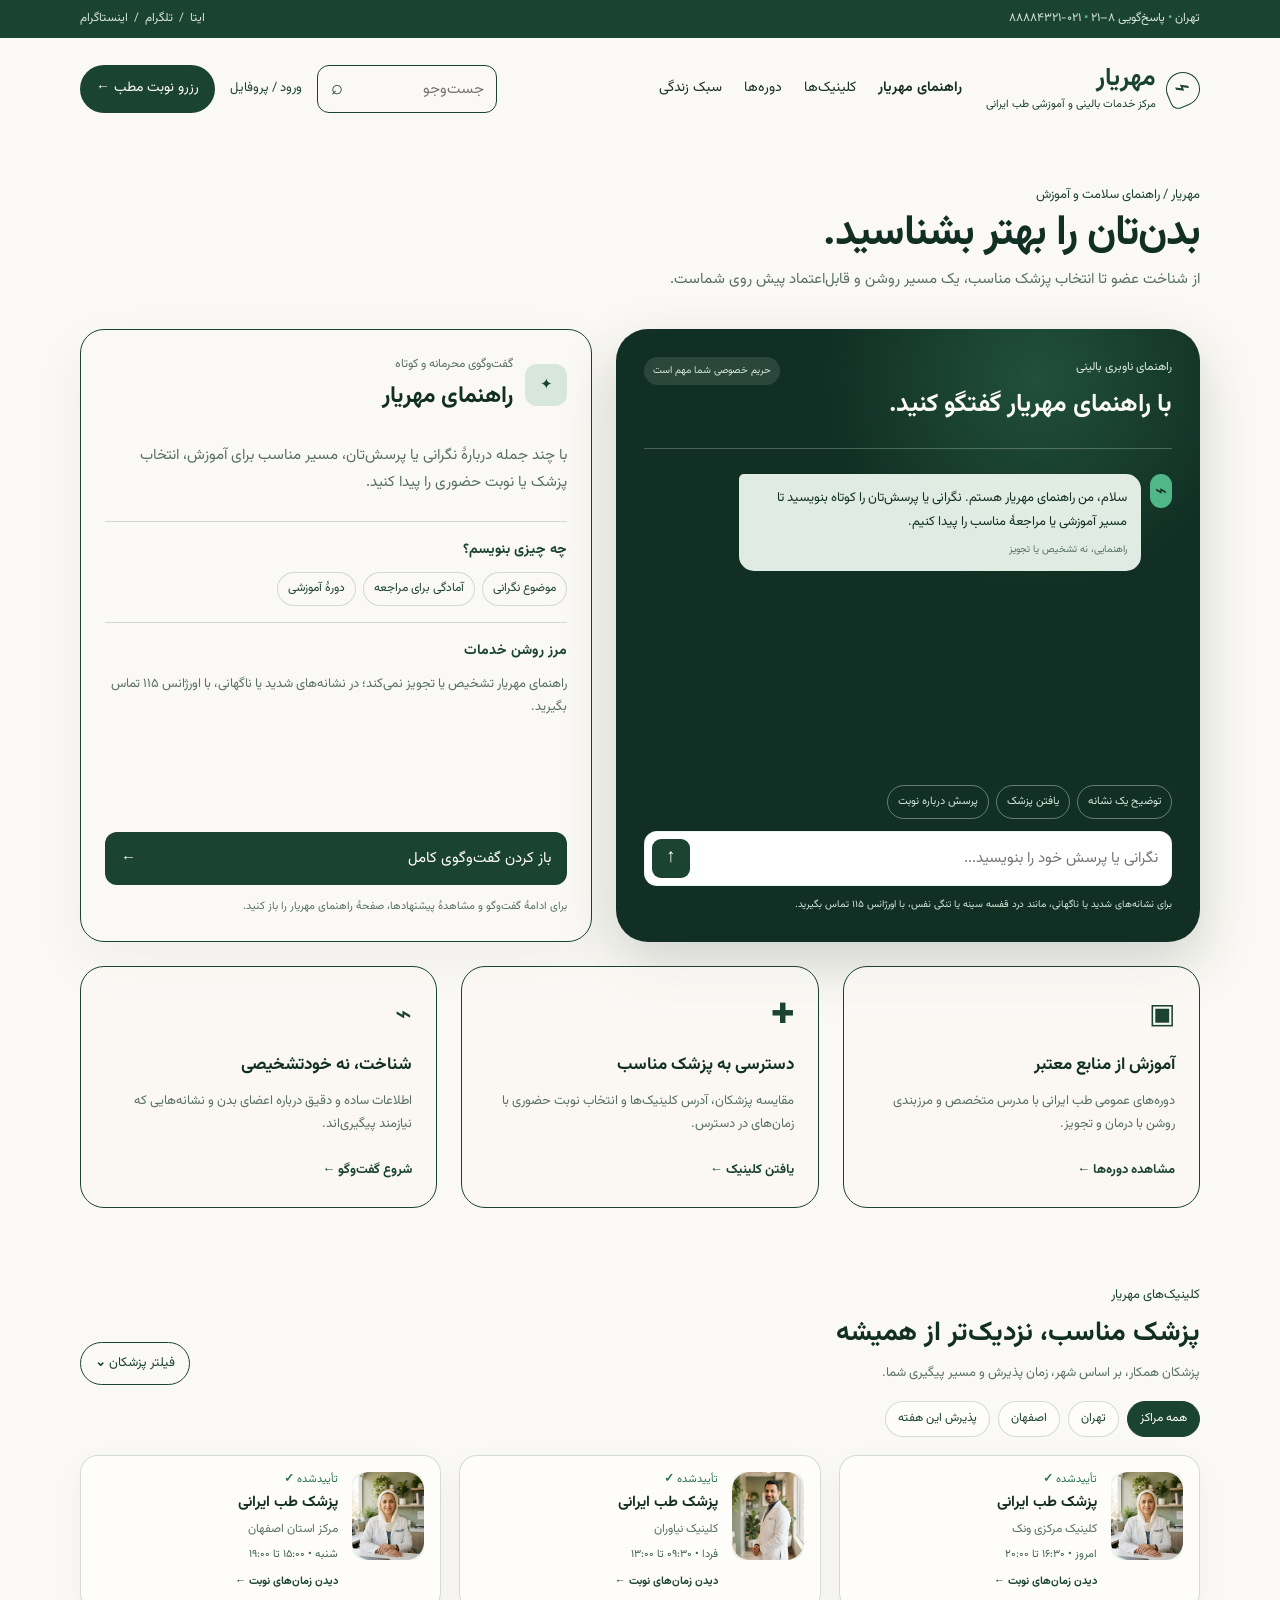
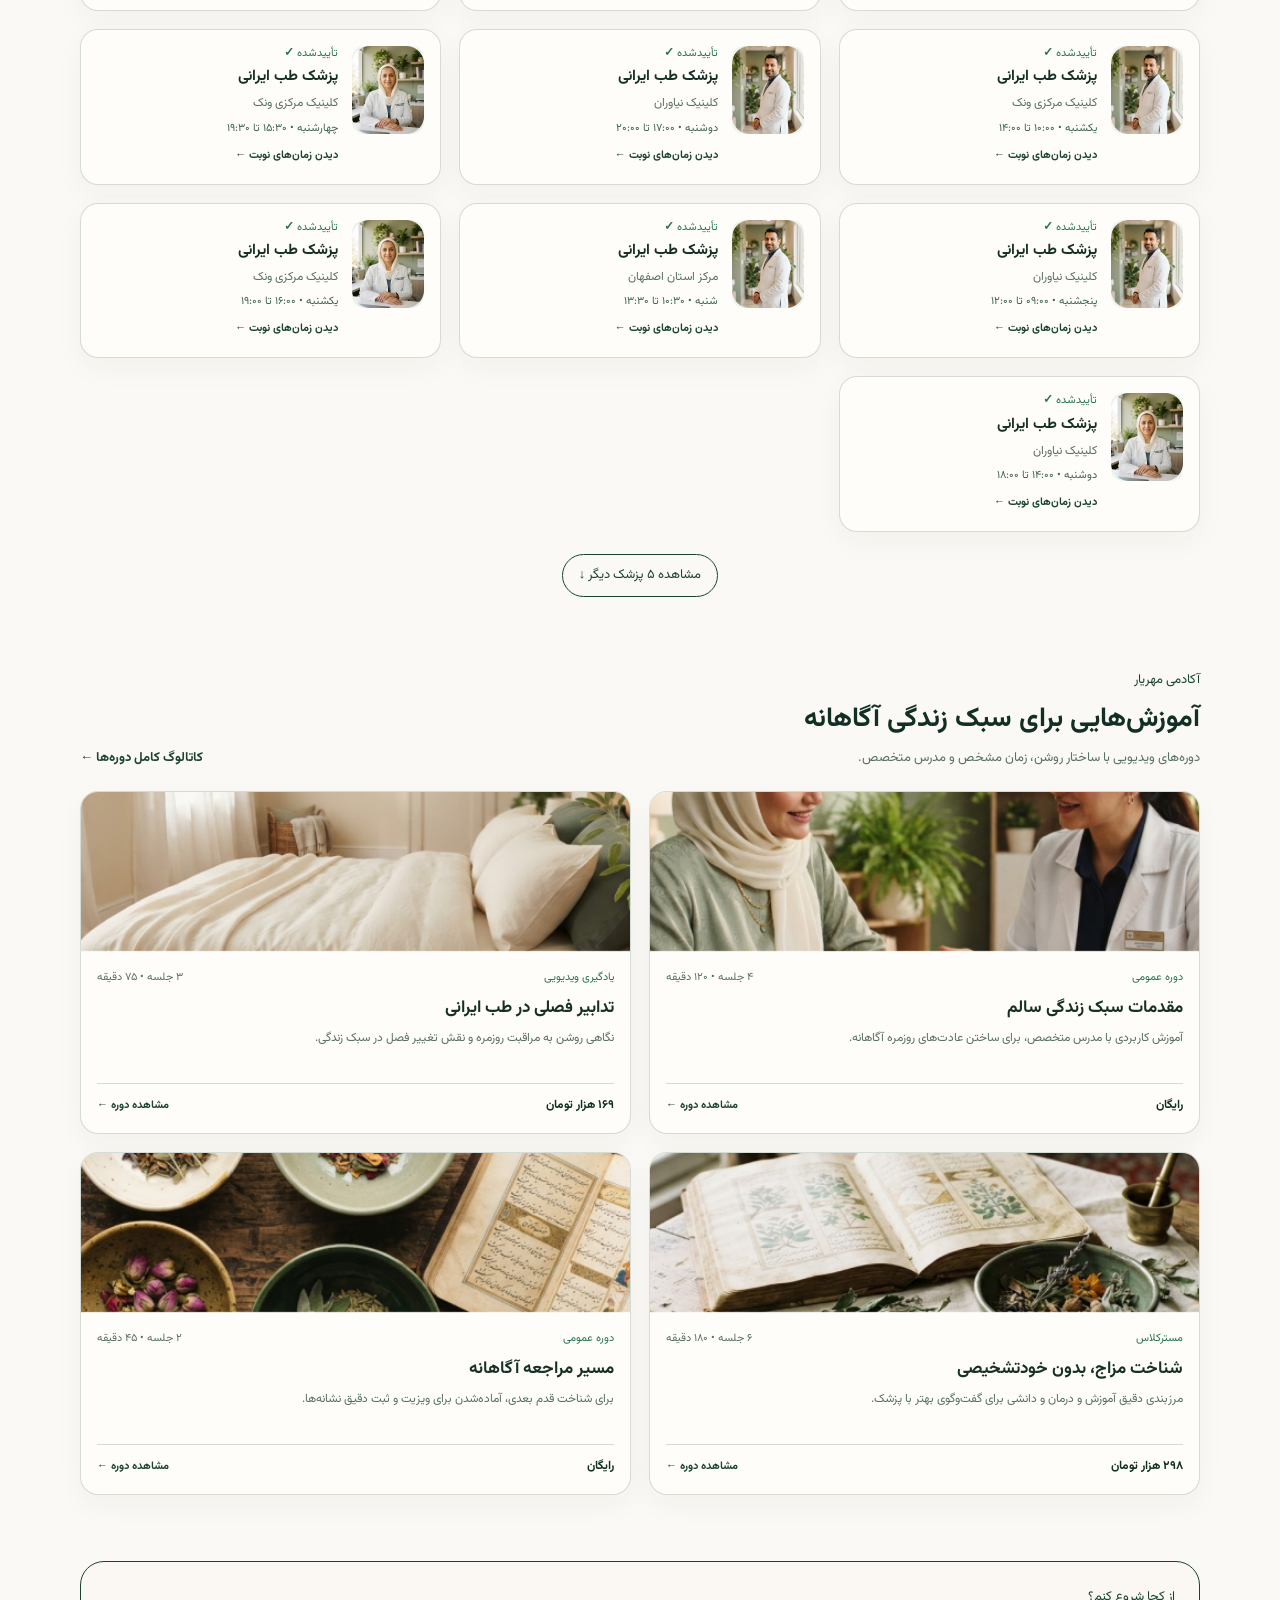
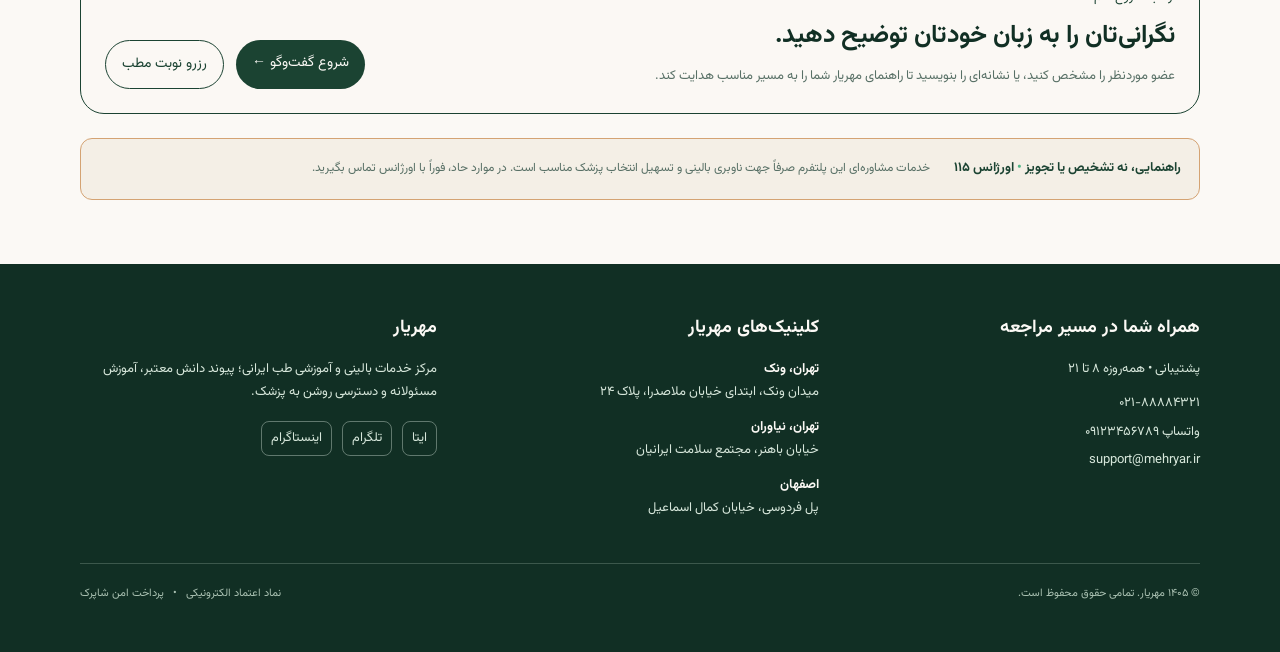
<file: index.html>
<!doctype html>
<html lang="fa" dir="rtl">
  <head>
    <meta charset="UTF-8" />
    <meta
      name="viewport"
      content="width=device-width, initial-scale=1.0, viewport-fit=cover"
    />
    <meta name="theme-color" content="#1b4332" />
    <meta
      name="description"
      content="مهریار؛ راهنمای سلامت، آموزش و نوبت‌دهی طب ایرانی."
    />
    <title>مهریار | راهنمای سلامت و آموزش</title>
    <link rel="preconnect" href="https://fonts.googleapis.com" />
    <link rel="preconnect" href="https://fonts.gstatic.com" crossorigin />
    <link
      href="https://fonts.googleapis.com/css2?family=Vazirmatn:wght@400;500;600;700;800&display=swap"
      rel="stylesheet"
    />
    <link rel="stylesheet" href="style.css" />
  </head>
  <body>
    <header class="site-header" id="top">
      <div class="utility-bar">
        <div class="utility-inner">
          <span>ایتا&nbsp; / &nbsp;تلگرام&nbsp; / &nbsp;اینستاگرام</span
          ><span>تهران <b>•</b> پاسخ‌گویی ۸–۲۱ <b>•</b> ۰۲۱-۸۸۸۸۴۳۲۱</span>
        </div>
      </div>
      <nav class="main-nav" aria-label="ناوبری اصلی">
        <a class="brand" href="#top" aria-label="مهریار"
          ><span class="brand-mark">⌁</span
          ><span
            ><strong>مهریار</strong
            ><small>مرکز خدمات بالینی و آموزشی طب ایرانی</small></span
          ></a
        >
        <div class="nav-links">
          <a class="active" href="#mehryar-guide">راهنمای مهریار</a
          ><a href="clinics.html">کلینیک‌ها</a><a href="courses.html">دوره‌ها</a
          ><a href="#temperament">سبک زندگی</a>
        </div>
        <div class="nav-actions">
          <form class="search-form" id="site-search-form" role="search">
            <label class="sr-only" for="site-search-input"
              >جست‌وجو در مهریار</label
            ><input
              id="site-search-input"
              name="q"
              autocomplete="off"
              placeholder="جست‌وجو"
            /><button type="submit" aria-label="جستجو">⌕</button>
          </form>
          <a class="profile-link" href="dashboard.html">ورود / پروفایل</a
          ><a class="appointment-button" href="clinics.html"
            >رزرو نوبت مطب <span>←</span></a
          >
        </div>
        <button
          class="menu-button"
          type="button"
          aria-label="باز کردن منو"
          aria-expanded="false"
        >
          ☰
        </button>
      </nav>
    </header>

    <main>
      <section class="page-intro" id="mehryar-guide">
        <p>مهریار / راهنمای سلامت و آموزش</p>
        <h1>بدن‌تان را بهتر بشناسید.</h1>
        <span
          >از شناخت عضو تا انتخاب پزشک مناسب، یک مسیر روشن و قابل‌اعتماد پیش روی
          شماست.</span
        >
      </section>

      <section class="atlas-layout" aria-label="راهنمای مهریار">
        <aside class="member-drawer" id="member-drawer">
          <div class="drawer-top">
            <span class="drawer-icon">✦</span>
            <div>
              <p>گفت‌وگوی محرمانه و کوتاه</p>
              <h2>راهنمای مهریار</h2>
            </div>
          </div>
          <p class="drawer-lead">
            با چند جمله دربارهٔ نگرانی یا پرسش‌تان، مسیر مناسب برای آموزش،
            انتخاب پزشک یا نوبت حضوری را پیدا کنید.
          </p>
          <div class="drawer-section">
            <h3>چه چیزی بنویسم؟</h3>
            <div class="chips">
              <button
                type="button"
                data-home-prompt="موضوع نگرانی‌ام را توضیح می‌دهم"
              >
                موضوع نگرانی</button
              ><button
                type="button"
                data-home-prompt="برای مراجعه آماده می‌شوم"
              >
                آمادگی برای مراجعه</button
              ><button
                type="button"
                data-home-prompt="دورهٔ آموزشی مناسب می‌خواهم"
              >
                دورهٔ آموزشی
              </button>
            </div>
          </div>
          <div class="drawer-section">
            <h3>مرز روشن خدمات</h3>
            <p>
              راهنمای مهریار تشخیص یا تجویز نمی‌کند؛ در نشانه‌های شدید یا
              ناگهانی، با اورژانس ۱۱۵ تماس بگیرید.
            </p>
          </div>
          <a class="drawer-cta" href="chat.html"
            >باز کردن گفت‌وگوی کامل <span>←</span></a
          >
          <p class="drawer-note">
            برای ادامهٔ گفت‌وگو و مشاهدهٔ پیشنهادها، صفحهٔ راهنمای مهریار را باز
            کنید.
          </p>
        </aside>

        <section class="home-chat-stage" aria-labelledby="home-chat-title">
          <div class="home-chat-top">
            <div>
              <p>راهنمای ناوبری بالینی</p>
              <h2 id="home-chat-title">با راهنمای مهریار گفتگو کنید.</h2>
            </div>
            <span>حریم خصوصی شما مهم است</span>
          </div>
          <div
            class="home-chat-messages"
            id="home-chat-messages"
            aria-live="polite"
          >
            <article class="home-bot-message">
              <span>⌁</span>
              <div>
                سلام، من راهنمای مهریار هستم. نگرانی یا پرسش‌تان را کوتاه
                بنویسید تا مسیر آموزشی یا مراجعهٔ مناسب را پیدا کنیم.<small
                  >راهنمایی، نه تشخیص یا تجویز</small
                >
              </div>
            </article>
          </div>
          <div class="home-chat-prompts" aria-label="پیشنهادهای شروع">
            <button
              type="button"
              data-home-prompt="می‌خواهم یک نشانه را توضیح دهم"
            >
              توضیح یک نشانه</button
            ><button type="button" data-home-prompt="پزشک مناسب را پیدا کنم">
              یافتن پزشک</button
            ><button type="button" data-home-prompt="درباره نوبت پرسش دارم">
              پرسش درباره نوبت
            </button>
          </div>
          <form class="home-chat-form" id="home-chat-form">
            <label class="sr-only" for="home-chat-input"
              >پیام شما به راهنمای مهریار</label
            ><input
              id="home-chat-input"
              autocomplete="off"
              placeholder="نگرانی یا پرسش خود را بنویسید..."
            /><button type="submit" aria-label="ارسال پیام">↑</button>
          </form>
          <p class="home-chat-warning">
            برای نشانه‌های شدید یا ناگهانی، مانند درد قفسه سینه یا تنگی نفس، با
            اورژانس ۱۱۵ تماس بگیرید.
          </p>
        </section>
      </section>

      <section class="feature-row" id="learning">
        <article>
          <span class="feature-icon">▣</span>
          <h2>آموزش از منابع معتبر</h2>
          <p>
            دوره‌های عمومی طب ایرانی با مدرس متخصص و مرزبندی روشن با درمان و
            تجویز.
          </p>
          <a href="courses.html">مشاهده دوره‌ها <b>←</b></a>
        </article>
        <article id="clinics">
          <span class="feature-icon">✚</span>
          <h2>دسترسی به پزشک مناسب</h2>
          <p>
            مقایسه پزشکان، آدرس کلینیک‌ها و انتخاب نوبت حضوری با زمان‌های در
            دسترس.
          </p>
          <a href="clinics.html">یافتن کلینیک <b>←</b></a>
        </article>
        <article id="temperament">
          <span class="feature-icon">⌁</span>
          <h2>شناخت، نه خودتشخیصی</h2>
          <p>
            اطلاعات ساده و دقیق درباره اعضای بدن و نشانه‌هایی که نیازمند
            پیگیری‌اند.
          </p>
          <a href="chat.html">شروع گفت‌وگو <b>←</b></a>
        </article>
      </section>

      <section
        class="visual-section doctor-showcase"
        id="doctors"
        aria-labelledby="clinics-title"
      >
        <div class="section-heading">
          <div>
            <p>کلینیک‌های مهریار</p>
            <h2 id="clinics-title">پزشک مناسب، نزدیک‌تر از همیشه</h2>
            <span
              >پزشکان همکار، بر اساس شهر، زمان پذیرش و مسیر پیگیری شما.</span
            >
          </div>
          <button class="outline-action" type="button" data-filter-toggle>
            فیلتر پزشکان <b>⌄</b>
          </button>
        </div>
        <div class="doctor-filters" hidden>
          <button
            class="filter-chip active"
            type="button"
            data-home-filter="all"
          >
            همه مراکز</button
          ><button class="filter-chip" type="button" data-home-filter="tehran">
            تهران</button
          ><button class="filter-chip" type="button" data-home-filter="isfahan">
            اصفهان</button
          ><button class="filter-chip" type="button" data-home-filter="week">
            پذیرش این هفته
          </button>
        </div>
        <div class="doctor-grid">
          <article
            class="doctor-card"
            data-city="tehran"
            data-availability="today week"
          >
            <img
              loading="lazy"
              decoding="async"
              src="public/figma-assets/figma-Doctor-portrait-4.png"
              alt="پزشک همکار مهریار"
            />
            <div class="doctor-content">
              <span class="verified">تأییدشده <b>✓</b></span>
              <h3>پزشک طب ایرانی</h3>
              <p>کلینیک مرکزی ونک</p>
              <small>امروز • ۱۶:۳۰ تا ۲۰:۰۰</small
              ><button type="button" data-appointment>
                دیدن زمان‌های نوبت <b>←</b>
              </button>
            </div>
          </article>
          <article
            class="doctor-card"
            data-city="tehran"
            data-availability="tomorrow week"
          >
            <img
              loading="lazy"
              decoding="async"
              src="public/figma-assets/figma-Doctor-portrait-5.png"
              alt="پزشک همکار مهریار"
            />
            <div class="doctor-content">
              <span class="verified">تأییدشده <b>✓</b></span>
              <h3>پزشک طب ایرانی</h3>
              <p>کلینیک نیاوران</p>
              <small>فردا • ۰۹:۳۰ تا ۱۳:۰۰</small
              ><button type="button" data-appointment>
                دیدن زمان‌های نوبت <b>←</b>
              </button>
            </div>
          </article>
          <article
            class="doctor-card"
            data-city="isfahan"
            data-availability="week"
          >
            <img
              loading="lazy"
              decoding="async"
              src="public/figma-assets/figma-Doctor-portrait-7.png"
              alt="پزشک همکار مهریار"
            />
            <div class="doctor-content">
              <span class="verified">تأییدشده <b>✓</b></span>
              <h3>پزشک طب ایرانی</h3>
              <p>مرکز استان اصفهان</p>
              <small>شنبه • ۱۵:۰۰ تا ۱۹:۰۰</small
              ><button type="button" data-appointment>
                دیدن زمان‌های نوبت <b>←</b>
              </button>
            </div>
          </article>
          <article
            class="doctor-card"
            data-city="tehran"
            data-availability="week"
          >
            <img
              loading="lazy"
              decoding="async"
              src="public/figma-assets/figma-Doctor-portrait-8.png"
              alt="پزشک همکار مهریار"
            />
            <div class="doctor-content">
              <span class="verified">تأییدشده <b>✓</b></span>
              <h3>پزشک طب ایرانی</h3>
              <p>کلینیک مرکزی ونک</p>
              <small>یکشنبه • ۱۰:۰۰ تا ۱۴:۰۰</small
              ><button type="button" data-appointment>
                دیدن زمان‌های نوبت <b>←</b>
              </button>
            </div>
          </article>
          <article
            class="doctor-card"
            data-city="tehran"
            data-availability="week"
          >
            <img
              loading="lazy"
              decoding="async"
              src="public/figma-assets/figma-Doctor-portrait-9.png"
              alt="پزشک همکار مهریار"
            />
            <div class="doctor-content">
              <span class="verified">تأییدشده <b>✓</b></span>
              <h3>پزشک طب ایرانی</h3>
              <p>کلینیک نیاوران</p>
              <small>دوشنبه • ۱۷:۰۰ تا ۲۰:۰۰</small
              ><button type="button" data-appointment>
                دیدن زمان‌های نوبت <b>←</b>
              </button>
            </div>
          </article>
          <article
            class="doctor-card extra-doctor"
            data-city="tehran"
            data-availability="week"
            hidden
          >
            <img
              loading="lazy"
              decoding="async"
              src="public/figma-assets/figma-Doctor-portrait-11.png"
              alt="پزشک همکار مهریار"
            />
            <div class="doctor-content">
              <span class="verified">تأییدشده <b>✓</b></span>
              <h3>پزشک طب ایرانی</h3>
              <p>کلینیک مرکزی ونک</p>
              <small>چهارشنبه • ۱۵:۳۰ تا ۱۹:۳۰</small
              ><button type="button" data-appointment>
                دیدن زمان‌های نوبت <b>←</b>
              </button>
            </div>
          </article>
          <article
            class="doctor-card extra-doctor"
            data-city="tehran"
            data-availability="week"
            hidden
          >
            <img
              loading="lazy"
              decoding="async"
              src="public/figma-assets/figma-Doctor-portrait-13.png"
              alt="پزشک همکار مهریار"
            />
            <div class="doctor-content">
              <span class="verified">تأییدشده <b>✓</b></span>
              <h3>پزشک طب ایرانی</h3>
              <p>کلینیک نیاوران</p>
              <small>پنجشنبه • ۰۹:۰۰ تا ۱۲:۰۰</small
              ><button type="button" data-appointment>
                دیدن زمان‌های نوبت <b>←</b>
              </button>
            </div>
          </article>
          <article
            class="doctor-card extra-doctor"
            data-city="isfahan"
            data-availability="week"
            hidden
          >
            <img
              loading="lazy"
              decoding="async"
              src="public/figma-assets/figma-Doctor-portrait-14.png"
              alt="پزشک همکار مهریار"
            />
            <div class="doctor-content">
              <span class="verified">تأییدشده <b>✓</b></span>
              <h3>پزشک طب ایرانی</h3>
              <p>مرکز استان اصفهان</p>
              <small>شنبه • ۱۰:۳۰ تا ۱۳:۳۰</small
              ><button type="button" data-appointment>
                دیدن زمان‌های نوبت <b>←</b>
              </button>
            </div>
          </article>
          <article
            class="doctor-card extra-doctor"
            data-city="tehran"
            data-availability="week"
            hidden
          >
            <img
              loading="lazy"
              decoding="async"
              src="public/figma-assets/figma-Doctor-portrait-15.png"
              alt="پزشک همکار مهریار"
            />
            <div class="doctor-content">
              <span class="verified">تأییدشده <b>✓</b></span>
              <h3>پزشک طب ایرانی</h3>
              <p>کلینیک مرکزی ونک</p>
              <small>یکشنبه • ۱۶:۰۰ تا ۱۹:۰۰</small
              ><button type="button" data-appointment>
                دیدن زمان‌های نوبت <b>←</b>
              </button>
            </div>
          </article>
          <article
            class="doctor-card extra-doctor"
            data-city="tehran"
            data-availability="week"
            hidden
          >
            <img
              loading="lazy"
              decoding="async"
              src="public/figma-assets/figma-Doctor-portrait-4.png"
              alt="پزشک همکار مهریار"
            />
            <div class="doctor-content">
              <span class="verified">تأییدشده <b>✓</b></span>
              <h3>پزشک طب ایرانی</h3>
              <p>کلینیک نیاوران</p>
              <small>دوشنبه • ۱۴:۰۰ تا ۱۸:۰۰</small
              ><button type="button" data-appointment>
                دیدن زمان‌های نوبت <b>←</b>
              </button>
            </div>
          </article>
        </div>
        <button class="show-more" type="button" data-show-doctors>
          مشاهده ۵ پزشک دیگر <b>↓</b>
        </button>
      </section>

      <section
        class="visual-section courses-showcase"
        id="courses"
        aria-labelledby="courses-title"
      >
        <div class="section-heading">
          <div>
            <p>آکادمی مهریار</p>
            <h2 id="courses-title">آموزش‌هایی برای سبک زندگی آگاهانه</h2>
            <span
              >دوره‌های ویدیویی با ساختار روشن، زمان مشخص و مدرس متخصص.</span
            >
          </div>
          <a class="section-link" href="courses.html"
            >کاتالوگ کامل دوره‌ها <b>←</b></a
          >
        </div>
        <div class="course-grid">
          <article class="course-card">
            <img
              loading="lazy"
              decoding="async"
              src="public/figma-assets/figma-Course-artwork-17.png"
              alt="تصویر دوره مقدمات سبک زندگی سالم"
            />
            <div>
              <div class="course-meta">
                <span>دوره عمومی</span><small>۴ جلسه • ۱۲۰ دقیقه</small>
              </div>
              <h3>مقدمات سبک زندگی سالم</h3>
              <p>
                آموزش کاربردی با مدرس متخصص، برای ساختن عادت‌های روزمره آگاهانه.
              </p>
              <div class="course-footer">
                <strong>رایگان</strong
                ><button type="button" data-course>مشاهده دوره <b>←</b></button>
              </div>
            </div>
          </article>
          <article class="course-card">
            <img
              loading="lazy"
              decoding="async"
              src="public/figma-assets/figma-Course-artwork-18.png"
              alt="تصویر دوره تدابیر فصلی در طب ایرانی"
            />
            <div>
              <div class="course-meta">
                <span>یادگیری ویدیویی</span><small>۳ جلسه • ۷۵ دقیقه</small>
              </div>
              <h3>تدابیر فصلی در طب ایرانی</h3>
              <p>نگاهی روشن به مراقبت روزمره و نقش تغییر فصل در سبک زندگی.</p>
              <div class="course-footer">
                <strong>۱۶۹ هزار تومان</strong
                ><button type="button" data-course>مشاهده دوره <b>←</b></button>
              </div>
            </div>
          </article>
          <article class="course-card">
            <img
              loading="lazy"
              decoding="async"
              src="public/figma-assets/figma-Course-artwork-19.png"
              alt="تصویر دوره شناخت مزاج"
            />
            <div>
              <div class="course-meta">
                <span>مسترکلاس</span><small>۶ جلسه • ۱۸۰ دقیقه</small>
              </div>
              <h3>شناخت مزاج، بدون خودتشخیصی</h3>
              <p>
                مرزبندی دقیق آموزش و درمان و دانشی برای گفت‌وگوی بهتر با پزشک.
              </p>
              <div class="course-footer">
                <strong>۲۹۸ هزار تومان</strong
                ><button type="button" data-course>مشاهده دوره <b>←</b></button>
              </div>
            </div>
          </article>
          <article class="course-card">
            <img
              loading="lazy"
              decoding="async"
              src="public/figma-assets/figma-Course-artwork-20.png"
              alt="تصویر دوره مسیر مراجعه آگاهانه"
            />
            <div>
              <div class="course-meta">
                <span>دوره عمومی</span><small>۲ جلسه • ۴۵ دقیقه</small>
              </div>
              <h3>مسیر مراجعه آگاهانه</h3>
              <p>
                برای شناخت قدم بعدی، آماده‌شدن برای ویزیت و ثبت دقیق نشانه‌ها.
              </p>
              <div class="course-footer">
                <strong>رایگان</strong
                ><button type="button" data-course>مشاهده دوره <b>←</b></button>
              </div>
            </div>
          </article>
        </div>
      </section>

      <section class="start-panel" id="start">
        <div>
          <p>از کجا شروع کنم؟</p>
          <h2>نگرانی‌تان را به زبان خودتان توضیح دهید.</h2>
          <span
            >عضو موردنظر را مشخص کنید، یا نشانه‌ای را بنویسید تا راهنمای مهریار
            شما را به مسیر مناسب هدایت کند.</span
          >
        </div>
        <div class="start-actions">
          <a class="primary-action" href="chat.html">شروع گفت‌وگو <b>←</b></a
          ><a class="secondary-action" href="#doctors">رزرو نوبت مطب</a>
        </div>
      </section>

      <section class="medical-boundary">
        <strong>راهنمایی، نه تشخیص یا تجویز <b>•</b> اورژانس ۱۱۵</strong
        ><span
          >خدمات مشاوره‌ای این پلتفرم صرفاً جهت ناوبری بالینی و تسهیل انتخاب
          پزشک مناسب است. در موارد حاد، فوراً با اورژانس تماس بگیرید.</span
        >
      </section>
    </main>

    <footer class="site-footer">
      <div class="footer-grid">
        <section>
          <h2>همراه شما در مسیر مراجعه</h2>
          <p>پشتیبانی • همه‌روزه ۸ تا ۲۱</p>
          <a href="tel:+982188884321">۰۲۱-۸۸۸۸۴۳۲۱</a
          ><a href="#top">واتساپ ۰۹۱۲۳۴۵۶۷۸۹</a
          ><a href="mailto:support@mehryar.ir">support@mehryar.ir</a>
        </section>
        <section>
          <h2>کلینیک‌های مهریار</h2>
          <p>
            <b>تهران، ونک</b><br />میدان ونک، ابتدای خیابان ملاصدرا، پلاک ۲۴
          </p>
          <p><b>تهران، نیاوران</b><br />خیابان باهنر، مجتمع سلامت ایرانیان</p>
          <p><b>اصفهان</b><br />پل فردوسی، خیابان کمال اسماعیل</p>
        </section>
        <section>
          <h2>مهریار</h2>
          <p>
            مرکز خدمات بالینی و آموزشی طب ایرانی؛ پیوند دانش معتبر، آموزش
            مسئولانه و دسترسی روشن به پزشک.
          </p>
          <div class="socials">
            <a href="#top">ایتا</a><a href="#top">تلگرام</a
            ><a href="#top">اینستاگرام</a>
          </div>
        </section>
      </div>
      <div class="footer-bottom">
        <span>© ۱۴۰۵ مهریار. تمامی حقوق محفوظ است.</span
        ><span>نماد اعتماد الکترونیکی &nbsp; • &nbsp; پرداخت امن شاپرک</span>
      </div>
    </footer>
    <script src="script.js" defer></script>
  </body>
</html>
</file>
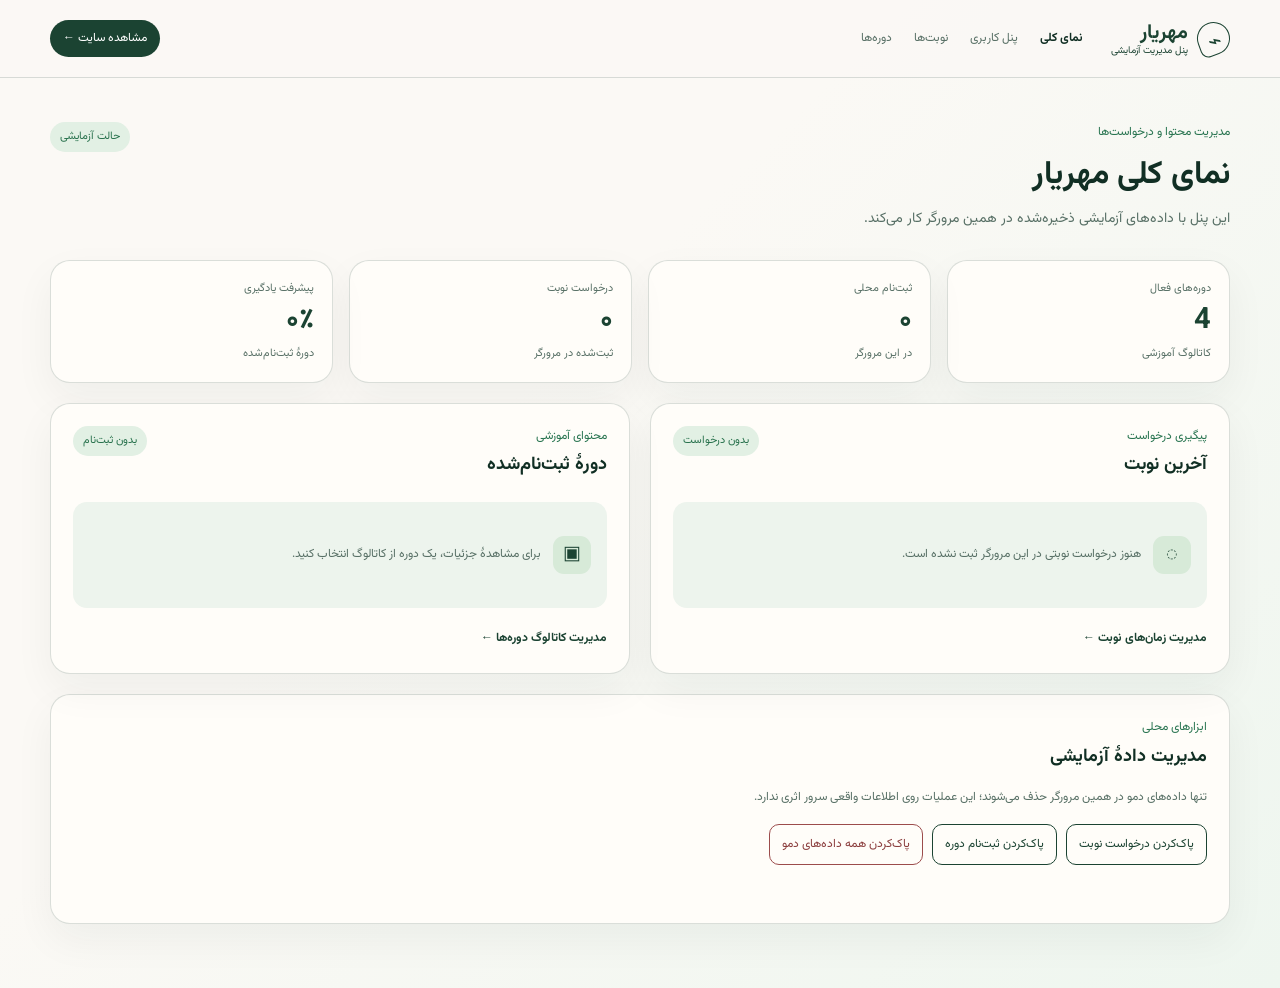
<file: admin.html>
<!doctype html>
<html lang="fa" dir="rtl">
<head>
  <meta charset="UTF-8" />
  <meta name="viewport" content="width=device-width, initial-scale=1, viewport-fit=cover" />
  <meta name="theme-color" content="#1b4332" />
  <meta name="description" content="پنل مدیریت آزمایشی مهریار" />
  <title>پنل مدیریت | مهریار</title>
  <link rel="preconnect" href="https://fonts.googleapis.com" />
  <link rel="preconnect" href="https://fonts.gstatic.com" crossorigin />
  <link href="https://fonts.googleapis.com/css2?family=Vazirmatn:wght@400;500;600;700&display=swap" rel="stylesheet" />
  <link rel="stylesheet" href="admin.css" />
</head>
<body>
  <header class="admin-header">
    <a class="brand" href="index.html"><span>⌁</span><strong>مهریار<small>پنل مدیریت آزمایشی</small></strong></a>
    <nav aria-label="ناوبری پنل"><a class="active" href="admin.html">نمای کلی</a><a href="dashboard.html">پنل کاربری</a><a href="clinics.html">نوبت‌ها</a><a href="courses.html">دوره‌ها</a></nav>
    <a class="back-link" href="index.html">مشاهده سایت <b>←</b></a>
  </header>
  <main>
    <section class="intro"><div><p>مدیریت محتوا و درخواست‌ها</p><h1>نمای کلی مهریار</h1><span>این پنل با داده‌های آزمایشی ذخیره‌شده در همین مرورگر کار می‌کند.</span></div><span class="mode">حالت آزمایشی</span></section>
    <section class="metrics" aria-label="آمار پنل">
      <article><span>دوره‌های فعال</span><strong id="course-count">۰</strong><small>کاتالوگ آموزشی</small></article>
      <article><span>ثبت‌نام محلی</span><strong id="enrollment-count">۰</strong><small>در این مرورگر</small></article>
      <article><span>درخواست نوبت</span><strong id="appointment-count">۰</strong><small>ثبت‌شده در مرورگر</small></article>
      <article><span>پیشرفت یادگیری</span><strong id="progress-count">۰٪</strong><small>دورهٔ ثبت‌نام‌شده</small></article>
    </section>
    <section class="admin-grid">
      <article class="panel requests"><div class="panel-heading"><div><p>پیگیری درخواست</p><h2>آخرین نوبت</h2></div><span class="status" id="appointment-status">بدون درخواست</span></div><div class="detail-state" id="appointment-detail"><span>◌</span><p>هنوز درخواست نوبتی در این مرورگر ثبت نشده است.</p></div><a href="clinics.html">مدیریت زمان‌های نوبت <b>←</b></a></article>
      <article class="panel learning"><div class="panel-heading"><div><p>محتوای آموزشی</p><h2>دورهٔ ثبت‌نام‌شده</h2></div><span class="status" id="course-status">بدون ثبت‌نام</span></div><div class="detail-state" id="course-detail"><span>▣</span><p>برای مشاهدهٔ جزئیات، یک دوره از کاتالوگ انتخاب کنید.</p></div><a href="courses.html">مدیریت کاتالوگ دوره‌ها <b>←</b></a></article>
    </section>
    <section class="panel tools"><div class="panel-heading"><div><p>ابزارهای محلی</p><h2>مدیریت دادهٔ آزمایشی</h2></div></div><p>تنها داده‌های دمو در همین مرورگر حذف می‌شوند؛ این عملیات روی اطلاعات واقعی سرور اثری ندارد.</p><div class="tool-actions"><button type="button" id="clear-booking">پاک‌کردن درخواست نوبت</button><button type="button" id="clear-learning">پاک‌کردن ثبت‌نام دوره</button><button type="button" class="danger" id="clear-all">پاک‌کردن همه داده‌های دمو</button></div><p class="status-message" id="status-message" role="status"></p></section>
  </main>
  <script src="admin.js" defer></script>
</body>
</html>
</file>
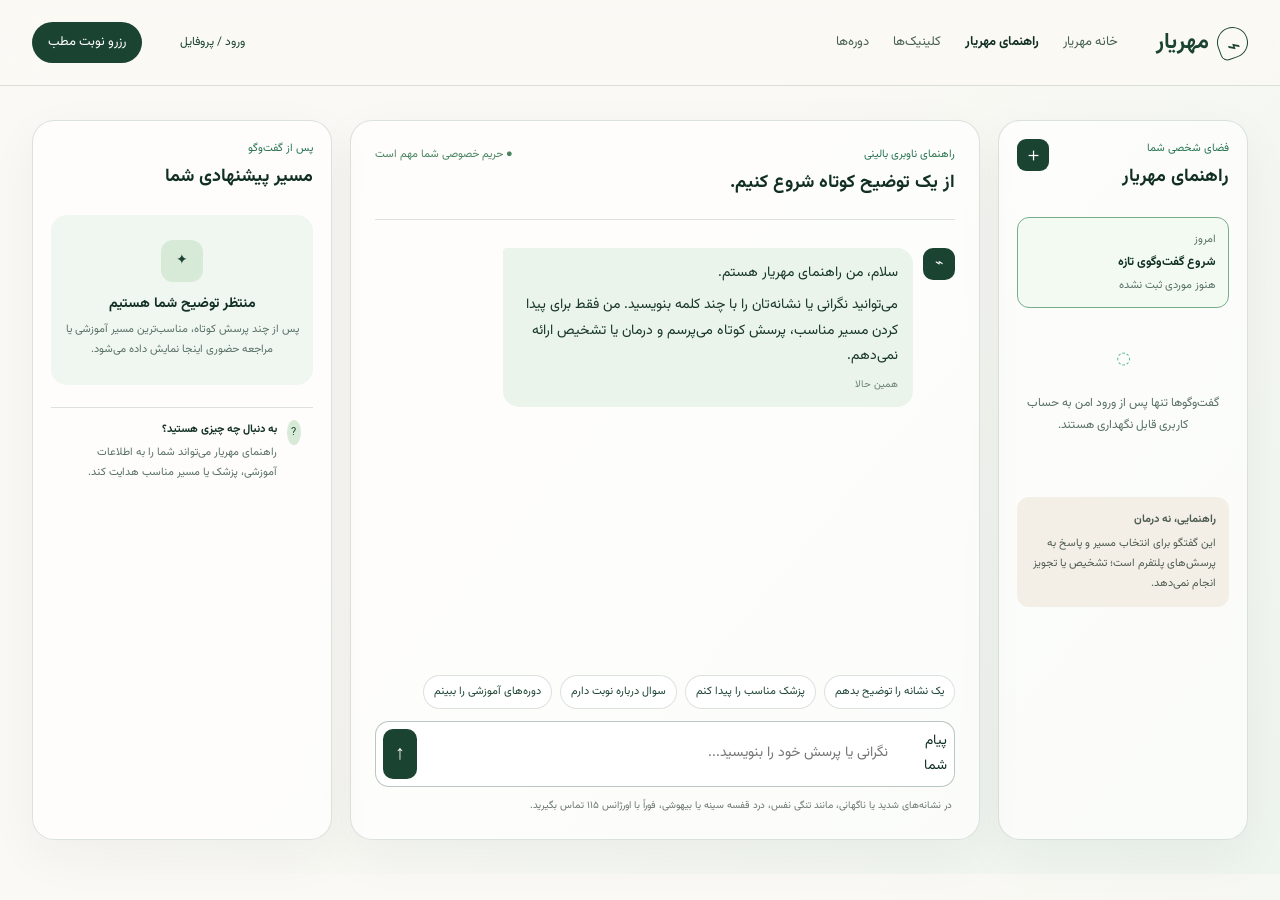
<file: chat.html>
<!doctype html>
<html lang="fa" dir="rtl">
<head>
  <meta charset="UTF-8" />
  <meta name="viewport" content="width=device-width, initial-scale=1.0, viewport-fit=cover" />
  <meta name="theme-color" content="#1b4332" />
  <meta name="description" content="راهنمای ناوبری بالینی مهریار؛ برای انتخاب مسیر مراجعه مناسب." />
  <title>راهنمای مهریار | ناوبری بالینی</title>
  <link rel="preconnect" href="https://fonts.googleapis.com" />
  <link rel="preconnect" href="https://fonts.gstatic.com" crossorigin />
  <link href="https://fonts.googleapis.com/css2?family=Vazirmatn:wght@400;500;600;700;800&display=swap" rel="stylesheet" />
  <link rel="stylesheet" href="chat.css" />
</head>
<body>
  <header class="chat-header"><a class="chat-brand" href="index.html"><span>⌁</span><strong>مهریار</strong></a><nav><a href="index.html">خانه مهریار</a><a class="active" href="chat.html">راهنمای مهریار</a><a href="clinics.html">کلینیک‌ها</a><a href="courses.html">دوره‌ها</a></nav><a class="header-profile" href="dashboard.html">ورود / پروفایل</a><a class="header-action" href="clinics.html">رزرو نوبت مطب</a></header>
  <main class="chat-page">
    <aside class="history-panel"><div class="history-title"><div><p>فضای شخصی شما</p><h1>راهنمای مهریار</h1></div><button type="button" id="new-chat" aria-label="گفت‌وگوی تازه">＋</button></div><button class="history-item active" type="button"><span>امروز</span><strong>شروع گفت‌وگوی تازه</strong><small>هنوز موردی ثبت نشده</small></button><div class="history-empty"><span>◌</span><p>گفت‌وگوها تنها پس از ورود امن به حساب کاربری قابل نگهداری هستند.</p></div><div class="history-boundary"><strong>راهنمایی، نه درمان</strong><p>این گفتگو برای انتخاب مسیر و پاسخ به پرسش‌های پلتفرم است؛ تشخیص یا تجویز انجام نمی‌دهد.</p></div></aside>

    <section class="conversation" aria-label="گفت‌وگو با راهنمای مهریار">
      <div class="conversation-top"><div><p>راهنمای ناوبری بالینی</p><h2>از یک توضیح کوتاه شروع کنیم.</h2></div><span class="secure-label">● حریم خصوصی شما مهم است</span></div>
      <div class="message-list" id="message-list" aria-live="polite">
        <article class="assistant-message"><span class="bot-avatar">⌁</span><div><p>سلام، من راهنمای مهریار هستم.</p><p>می‌توانید نگرانی یا نشانه‌تان را با چند کلمه بنویسید. من فقط برای پیدا کردن مسیر مناسب، پرسش کوتاه می‌پرسم و درمان یا تشخیص ارائه نمی‌دهم.</p><time>همین حالا</time></div></article>
      </div>
      <div class="suggestions" aria-label="پیشنهادهای شروع"><button type="button" data-prompt="یک نشانه را توضیح بدهم">یک نشانه را توضیح بدهم</button><button type="button" data-prompt="پزشک مناسب را پیدا کنم">پزشک مناسب را پیدا کنم</button><button type="button" data-prompt="سوال درباره نوبت دارم">سوال درباره نوبت دارم</button><button type="button" data-prompt="دوره‌های آموزشی را ببینم">دوره‌های آموزشی را ببینم</button></div>
      <form class="composer" id="chat-form"><label class="sr-only" for="chat-input">پیام شما</label><input id="chat-input" autocomplete="off" placeholder="نگرانی یا پرسش خود را بنویسید..." /><button type="submit" aria-label="ارسال پیام">↑</button></form><p class="composer-note">در نشانه‌های شدید یا ناگهانی، مانند تنگی نفس، درد قفسه سینه یا بیهوشی، فوراً با اورژانس ۱۱۵ تماس بگیرید.</p>
    </section>

    <aside class="recommendation-panel"><div class="recommendation-heading"><p>پس از گفت‌وگو</p><h2>مسیر پیشنهادی شما</h2></div><div class="recommendation-state" id="recommendation-state"><span>✦</span><h3>منتظر توضیح شما هستیم</h3><p>پس از چند پرسش کوتاه، مناسب‌ترین مسیر آموزشی یا مراجعه حضوری اینجا نمایش داده می‌شود.</p></div><article class="recommendation-card" id="recommendation-card" hidden><div class="recommendation-card-top"><img id="recommendation-image" loading="lazy" decoding="async" src="public/figma-assets/figma-Doctor-portrait-4.png" alt="" /><div><span id="recommendation-label"></span><h3 id="recommendation-title"></h3><p id="recommendation-copy"></p></div></div><div class="recommendation-note" id="recommendation-note"></div><a id="recommendation-link"><span id="recommendation-link-text"></span> <b>←</b></a></article><div class="help-card"><span>?</span><div><strong>به دنبال چه چیزی هستید؟</strong><p>راهنمای مهریار می‌تواند شما را به اطلاعات آموزشی، پزشک یا مسیر مناسب هدایت کند.</p></div></div></aside>
  </main>
  <script src="chat.js" defer></script>
</body>
</html>
</file>
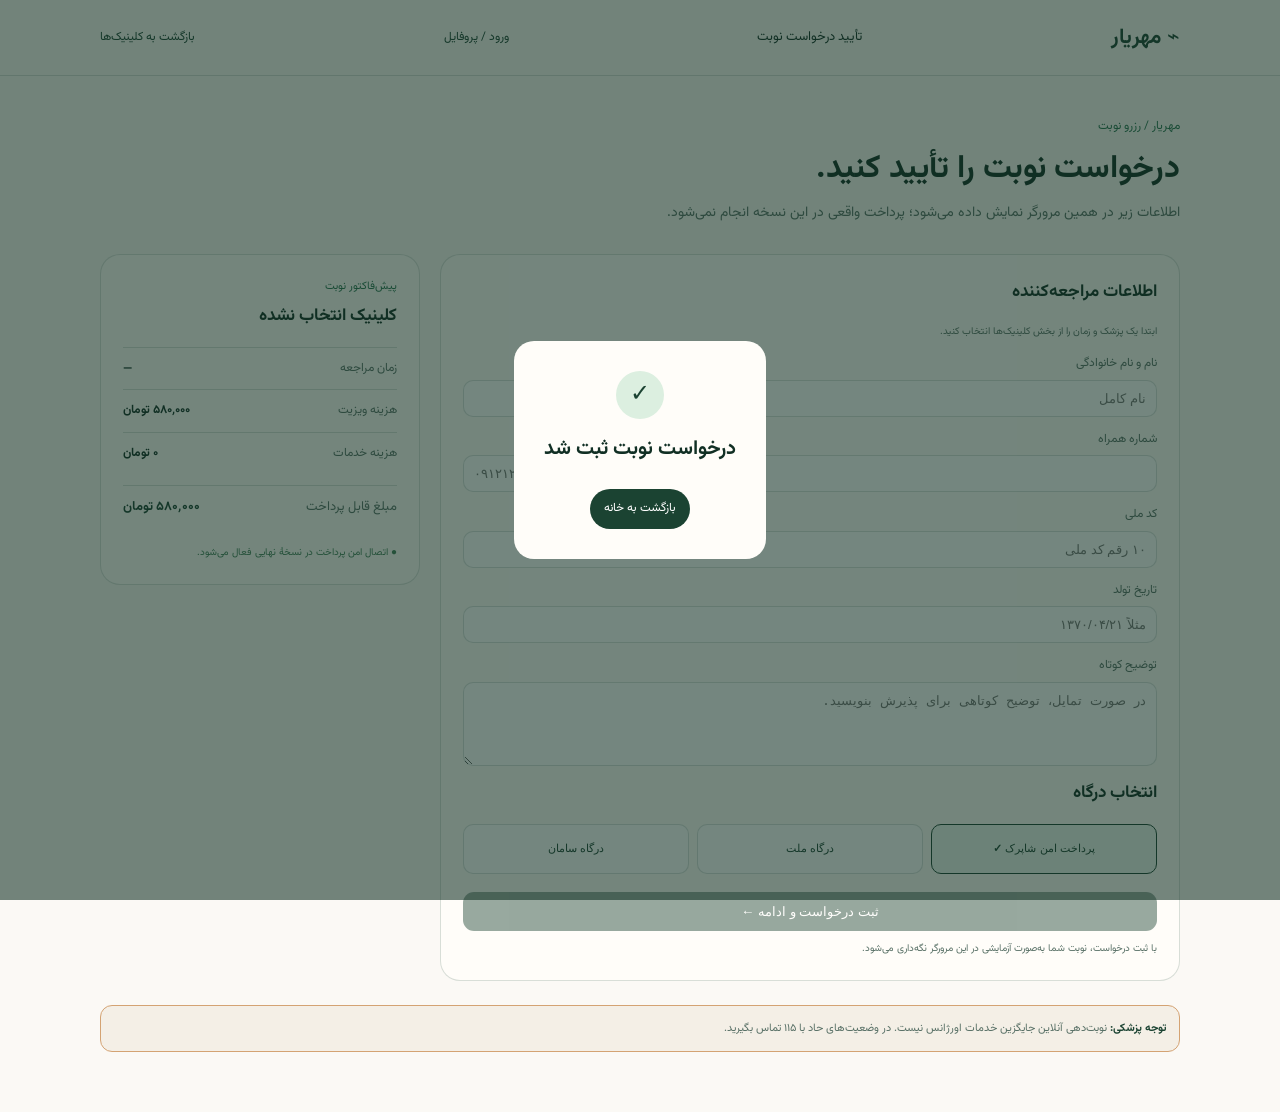
<file: checkout.html>
<!doctype html><html lang="fa" dir="rtl"><head><meta charset="UTF-8" /><meta name="viewport" content="width=device-width,initial-scale=1" /><meta name="theme-color" content="#1b4332" /><title>تأیید نوبت | مهریار</title><link rel="preconnect" href="https://fonts.googleapis.com" /><link rel="preconnect" href="https://fonts.gstatic.com" crossorigin /><link href="https://fonts.googleapis.com/css2?family=Vazirmatn:wght@400;500;600;700&display=swap" rel="stylesheet" /><link rel="stylesheet" href="checkout.css" /></head><body><header><a href="index.html">⌁ <strong>مهریار</strong></a><span>تأیید درخواست نوبت</span><a href="dashboard.html">ورود / پروفایل</a><a href="clinics.html">بازگشت به کلینیک‌ها</a></header><main><section class="heading"><p>مهریار / رزرو نوبت</p><h1>درخواست نوبت را تأیید کنید.</h1><span>اطلاعات زیر در همین مرورگر نمایش داده می‌شود؛ پرداخت واقعی در این نسخه انجام نمی‌شود.</span></section><div class="checkout-grid"><section class="form-card"><h2>اطلاعات مراجعه‌کننده</h2><form id="checkout-form"><label>نام و نام خانوادگی<input id="patient-name" name="fullName" required placeholder="نام کامل" /></label><label>شماره همراه<input id="patient-mobile" name="mobile" required type="tel" inputmode="tel" pattern="09[0-9]{9}" placeholder="۰۹۱۲۱۲۳۴۵۶۷" /></label><label>کد ملی<input id="patient-national-id" name="nationalId" required inputmode="numeric" pattern="[0-9]{10}" placeholder="۱۰ رقم کد ملی" /></label><label>تاریخ تولد<input id="patient-birth-date" name="birthDate" required type="text" placeholder="مثلاً ۱۳۷۰/۰۴/۲۱" /></label><label>توضیح کوتاه <textarea name="note" placeholder="در صورت تمایل، توضیح کوتاهی برای پذیرش بنویسید."></textarea></label><h2>انتخاب درگاه</h2><div class="gateways"><button type="button" class="gateway active" data-gateway="پرداخت امن شاپرک">پرداخت امن شاپرک <b>✓</b></button><button type="button" class="gateway" data-gateway="درگاه ملت">درگاه ملت</button><button type="button" class="gateway" data-gateway="درگاه سامان">درگاه سامان</button></div><button class="pay-button" type="submit">ثبت درخواست و ادامه <b>←</b></button><p class="form-note">با ثبت درخواست، نوبت شما به‌صورت آزمایشی در این مرورگر نگه‌داری می‌شود.</p></form></section><aside class="invoice"><p>پیش‌فاکتور نوبت</p><h2 id="clinic-name">کلینیک انتخاب نشده</h2><div><span>زمان مراجعه</span><strong id="booking-time">—</strong></div><div><span>هزینه ویزیت</span><strong>۵۸۰٬۰۰۰ تومان</strong></div><div><span>هزینه خدمات</span><strong>۰ تومان</strong></div><div class="total"><span>مبلغ قابل پرداخت</span><strong>۵۸۰٬۰۰۰ تومان</strong></div><small>● اتصال امن پرداخت در نسخهٔ نهایی فعال می‌شود.</small></aside></div><section class="medical-note"><strong>توجه پزشکی:</strong> نوبت‌دهی آنلاین جایگزین خدمات اورژانس نیست. در وضعیت‌های حاد با ۱۱۵ تماس بگیرید.</section></main><div class="success" id="success" hidden><div><span>✓</span><h2>درخواست نوبت ثبت شد</h2><p id="success-summary"></p><a href="index.html">بازگشت به خانه</a></div></div><script src="checkout.js" defer></script></body></html>
</file>
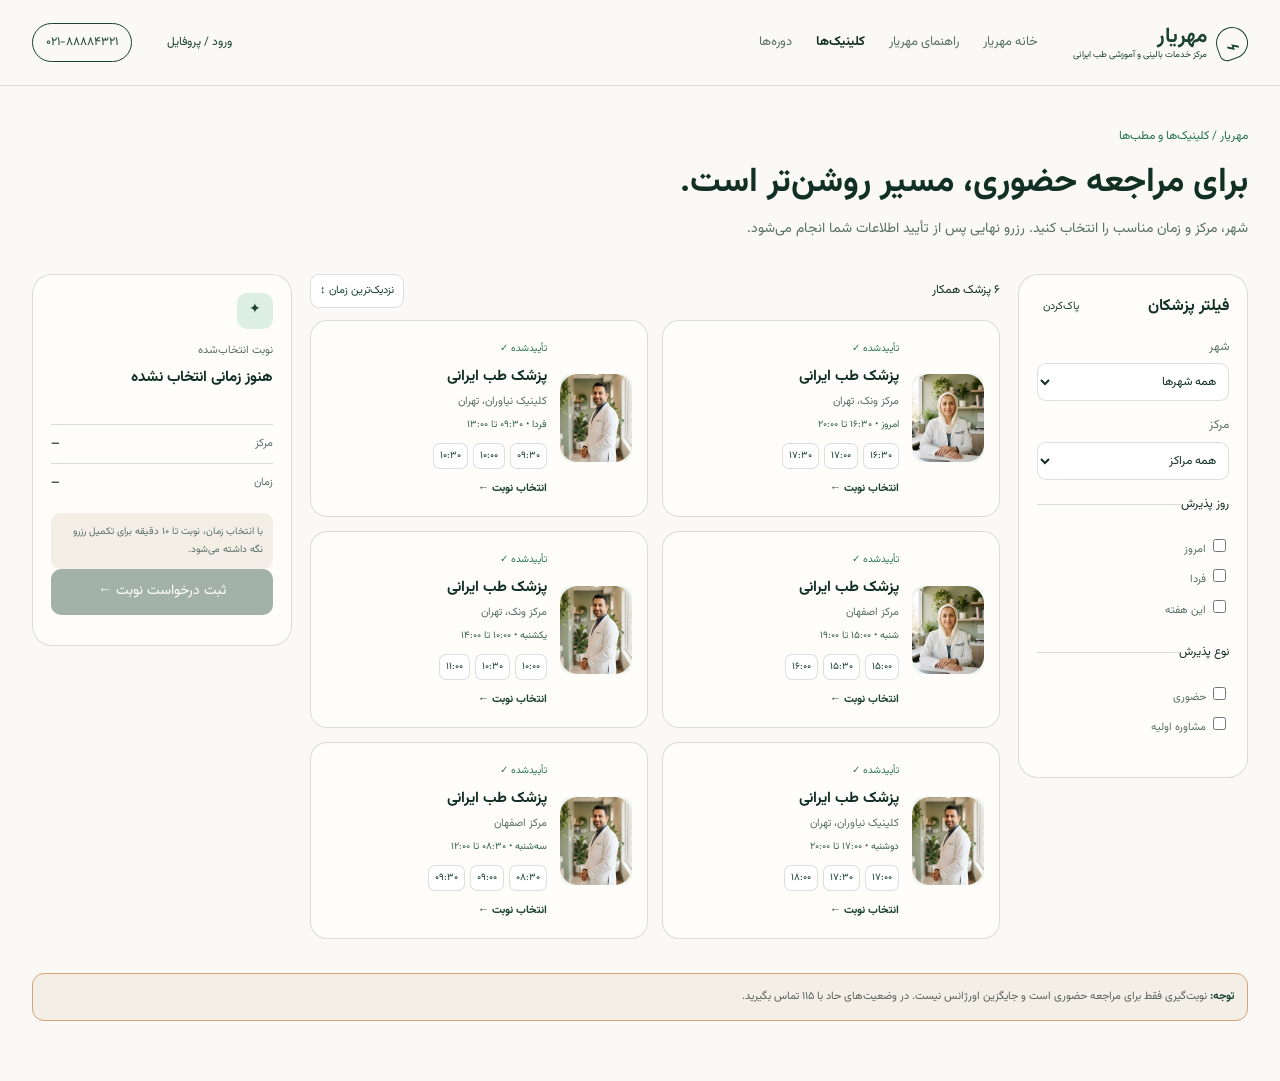
<file: clinics.html>
<!doctype html>
<html lang="fa" dir="rtl">
<head>
  <meta charset="UTF-8" /><meta name="viewport" content="width=device-width,initial-scale=1,viewport-fit=cover" />
  <meta name="theme-color" content="#1b4332" /><title>کلینیک‌ها و نوبت‌دهی | مهریار</title>
  <link rel="preconnect" href="https://fonts.googleapis.com" /><link rel="preconnect" href="https://fonts.gstatic.com" crossorigin />
  <link href="https://fonts.googleapis.com/css2?family=Vazirmatn:wght@400;500;600;700&display=swap" rel="stylesheet" /><link rel="stylesheet" href="clinics.css" />
</head>
<body>
<header><a class="brand" href="index.html"><span>⌁</span><strong>مهریار<small>مرکز خدمات بالینی و آموزشی طب ایرانی</small></strong></a><nav><a href="index.html">خانه مهریار</a><a href="chat.html">راهنمای مهریار</a><a class="active" href="clinics.html">کلینیک‌ها</a><a href="courses.html">دوره‌ها</a></nav><a class="profile-link" href="dashboard.html">ورود / پروفایل</a><a class="call" href="tel:+982188884321">۰۲۱-۸۸۸۸۴۳۲۱</a></header>
<main>
  <section class="intro"><p>مهریار / کلینیک‌ها و مطب‌ها</p><h1>برای مراجعه حضوری، مسیر روشن‌تر است.</h1><span>شهر، مرکز و زمان مناسب را انتخاب کنید. رزرو نهایی پس از تأیید اطلاعات شما انجام می‌شود.</span></section>
  <section class="booking-layout">
    <aside class="filters"><div class="filter-head"><h2>فیلتر پزشکان</h2><button type="button" id="clear-filters">پاک‌کردن</button></div><label>شهر<select id="city-filter"><option value="all">همه شهرها</option><option value="tehran">تهران</option><option value="isfahan">اصفهان</option></select></label><label>مرکز<select id="center-filter"><option value="all">همه مراکز</option><option value="vanak">مرکز ونک</option><option value="niavaran">مرکز نیاوران</option><option value="isfahan">مرکز اصفهان</option></select></label><fieldset><legend>روز پذیرش</legend><label class="check"><input type="checkbox" data-day-filter="today" /> امروز</label><label class="check"><input type="checkbox" data-day-filter="tomorrow" /> فردا</label><label class="check"><input type="checkbox" data-day-filter="week" /> این هفته</label></fieldset><fieldset><legend>نوع پذیرش</legend><label class="check"><input type="checkbox" data-type-filter="in-person" /> حضوری</label><label class="check"><input type="checkbox" data-type-filter="initial" /> مشاوره اولیه</label></fieldset></aside>
    <section class="results"><div class="results-top"><span id="result-count">۶ پزشک همکار</span><button type="button" class="sort" id="sort-results" aria-pressed="false">نزدیک‌ترین زمان ↕</button></div><div class="clinic-grid" id="clinic-grid">
      <article class="clinic-card" data-city="tehran" data-center="vanak" data-day="today week" data-type="in-person initial"><img loading="lazy" decoding="async" src="public/figma-assets/figma-Doctor-portrait-4.png" alt="پزشک همکار مهریار" /><div class="clinic-info"><span>تأییدشده ✓</span><h2>پزشک طب ایرانی</h2><p>مرکز ونک، تهران</p><small>امروز • ۱۶:۳۰ تا ۲۰:۰۰</small><div class="slot-list"><button type="button" data-slot="۱۶:۳۰">۱۶:۳۰</button><button type="button" data-slot="۱۷:۰۰">۱۷:۰۰</button><button type="button" data-slot="۱۷:۳۰">۱۷:۳۰</button></div><button class="book" type="button" data-book>انتخاب نوبت <b>←</b></button></div></article>
      <article class="clinic-card" data-city="tehran" data-center="niavaran" data-day="tomorrow week" data-type="in-person initial"><img loading="lazy" decoding="async" src="public/figma-assets/figma-Doctor-portrait-5.png" alt="پزشک همکار مهریار" /><div class="clinic-info"><span>تأییدشده ✓</span><h2>پزشک طب ایرانی</h2><p>کلینیک نیاوران، تهران</p><small>فردا • ۰۹:۳۰ تا ۱۳:۰۰</small><div class="slot-list"><button type="button" data-slot="۰۹:۳۰">۰۹:۳۰</button><button type="button" data-slot="۱۰:۰۰">۱۰:۰۰</button><button type="button" data-slot="۱۰:۳۰">۱۰:۳۰</button></div><button class="book" type="button" data-book>انتخاب نوبت <b>←</b></button></div></article>
      <article class="clinic-card" data-city="isfahan" data-center="isfahan" data-day="week" data-type="in-person initial"><img loading="lazy" decoding="async" src="public/figma-assets/figma-Doctor-portrait-7.png" alt="پزشک همکار مهریار" /><div class="clinic-info"><span>تأییدشده ✓</span><h2>پزشک طب ایرانی</h2><p>مرکز اصفهان</p><small>شنبه • ۱۵:۰۰ تا ۱۹:۰۰</small><div class="slot-list"><button type="button" data-slot="۱۵:۰۰">۱۵:۰۰</button><button type="button" data-slot="۱۵:۳۰">۱۵:۳۰</button><button type="button" data-slot="۱۶:۰۰">۱۶:۰۰</button></div><button class="book" type="button" data-book>انتخاب نوبت <b>←</b></button></div></article>
      <article class="clinic-card" data-city="tehran" data-center="vanak" data-day="week" data-type="in-person"><img loading="lazy" decoding="async" src="public/figma-assets/figma-Doctor-portrait-8.png" alt="پزشک همکار مهریار" /><div class="clinic-info"><span>تأییدشده ✓</span><h2>پزشک طب ایرانی</h2><p>مرکز ونک، تهران</p><small>یکشنبه • ۱۰:۰۰ تا ۱۴:۰۰</small><div class="slot-list"><button type="button" data-slot="۱۰:۰۰">۱۰:۰۰</button><button type="button" data-slot="۱۰:۳۰">۱۰:۳۰</button><button type="button" data-slot="۱۱:۰۰">۱۱:۰۰</button></div><button class="book" type="button" data-book>انتخاب نوبت <b>←</b></button></div></article>
      <article class="clinic-card" data-city="tehran" data-center="niavaran" data-day="week" data-type="initial"><img loading="lazy" decoding="async" src="public/figma-assets/figma-Doctor-portrait-9.png" alt="پزشک همکار مهریار" /><div class="clinic-info"><span>تأییدشده ✓</span><h2>پزشک طب ایرانی</h2><p>کلینیک نیاوران، تهران</p><small>دوشنبه • ۱۷:۰۰ تا ۲۰:۰۰</small><div class="slot-list"><button type="button" data-slot="۱۷:۰۰">۱۷:۰۰</button><button type="button" data-slot="۱۷:۳۰">۱۷:۳۰</button><button type="button" data-slot="۱۸:۰۰">۱۸:۰۰</button></div><button class="book" type="button" data-book>انتخاب نوبت <b>←</b></button></div></article>
      <article class="clinic-card" data-city="isfahan" data-center="isfahan" data-day="week" data-type="in-person initial"><img loading="lazy" decoding="async" src="public/figma-assets/figma-Doctor-portrait-10.png" alt="پزشک همکار مهریار" /><div class="clinic-info"><span>تأییدشده ✓</span><h2>پزشک طب ایرانی</h2><p>مرکز اصفهان</p><small>سه‌شنبه • ۰۸:۳۰ تا ۱۲:۰۰</small><div class="slot-list"><button type="button" data-slot="۰۸:۳۰">۰۸:۳۰</button><button type="button" data-slot="۰۹:۰۰">۰۹:۰۰</button><button type="button" data-slot="۰۹:۳۰">۰۹:۳۰</button></div><button class="book" type="button" data-book>انتخاب نوبت <b>←</b></button></div></article>
    </div></section>
    <aside class="summary" aria-live="polite"><span class="summary-icon">✦</span><p>نوبت انتخاب‌شده</p><h2 id="summary-title">هنوز زمانی انتخاب نشده</h2><div class="summary-line"><span>مرکز</span><strong id="summary-clinic">—</strong></div><div class="summary-line"><span>زمان</span><strong id="summary-time">—</strong></div><p class="summary-note">با انتخاب زمان، نوبت تا ۱۰ دقیقه برای تکمیل رزرو نگه داشته می‌شود.</p><button id="continue-booking" type="button" disabled>ثبت درخواست نوبت <b>←</b></button><p class="booking-status" id="booking-status" role="status"></p></aside>
  </section>
  <section class="notice"><strong>توجه:</strong> نوبت‌گیری فقط برای مراجعه حضوری است و جایگزین اورژانس نیست. در وضعیت‌های حاد با ۱۱۵ تماس بگیرید.</section>
</main><script src="clinics.js" defer></script></body></html>
</file>
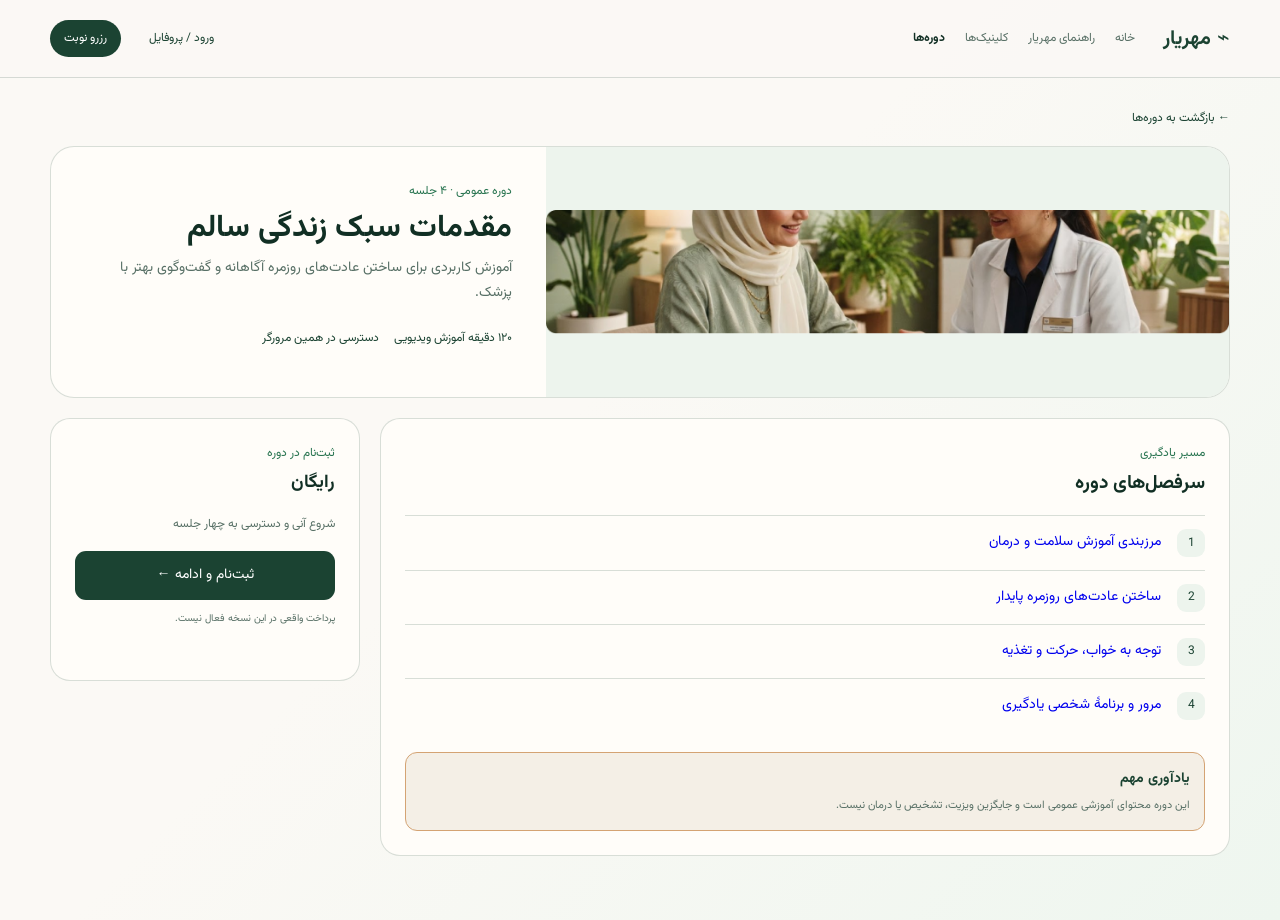
<file: course.html>
<!doctype html>
<html lang="fa" dir="rtl">
<head>
  <meta charset="UTF-8" /><meta name="viewport" content="width=device-width,initial-scale=1,viewport-fit=cover" />
  <meta name="theme-color" content="#1b4332" /><title>جزئیات دوره | مهریار</title>
  <link rel="preconnect" href="https://fonts.googleapis.com" /><link rel="preconnect" href="https://fonts.gstatic.com" crossorigin />
  <link href="https://fonts.googleapis.com/css2?family=Vazirmatn:wght@400;500;600;700&display=swap" rel="stylesheet" /><link rel="stylesheet" href="course.css" />
</head>
<body>
  <header><a class="brand" href="index.html">⌁ <strong>مهریار</strong></a><nav><a href="index.html">خانه</a><a href="chat.html">راهنمای مهریار</a><a href="clinics.html">کلینیک‌ها</a><a class="active" href="courses.html">دوره‌ها</a></nav><a class="profile-link" href="dashboard.html">ورود / پروفایل</a><a class="booking-link" href="clinics.html">رزرو نوبت</a></header>
  <main><a class="back" href="courses.html">← بازگشت به دوره‌ها</a><section class="course-hero"><img id="course-artwork" alt="تصویر دوره مهریار" /><div><p id="course-meta"></p><h1 id="course-title"></h1><span id="course-description"></span><div class="hero-details"><span id="course-duration"></span><span>دسترسی در همین مرورگر</span></div></div></section>
    <section class="detail-grid"><article class="content-card"><p>مسیر یادگیری</p><h2>سرفصل‌های دوره</h2><ol id="lesson-list"></ol><section class="boundary"><strong>یادآوری مهم</strong><p>این دوره محتوای آموزشی عمومی است و جایگزین ویزیت، تشخیص یا درمان نیست.</p></section></article><aside class="enroll-card"><p>ثبت‌نام در دوره</p><h2 id="enroll-price"></h2><span id="enroll-note"></span><button type="button" id="enroll-button">ثبت‌نام و ادامه <b>←</b></button><small>پرداخت واقعی در این نسخه فعال نیست.</small><p class="status" id="enroll-status" role="status"></p></aside></section>
  </main><script src="course.js" defer></script>
</body>
</html>
</file>
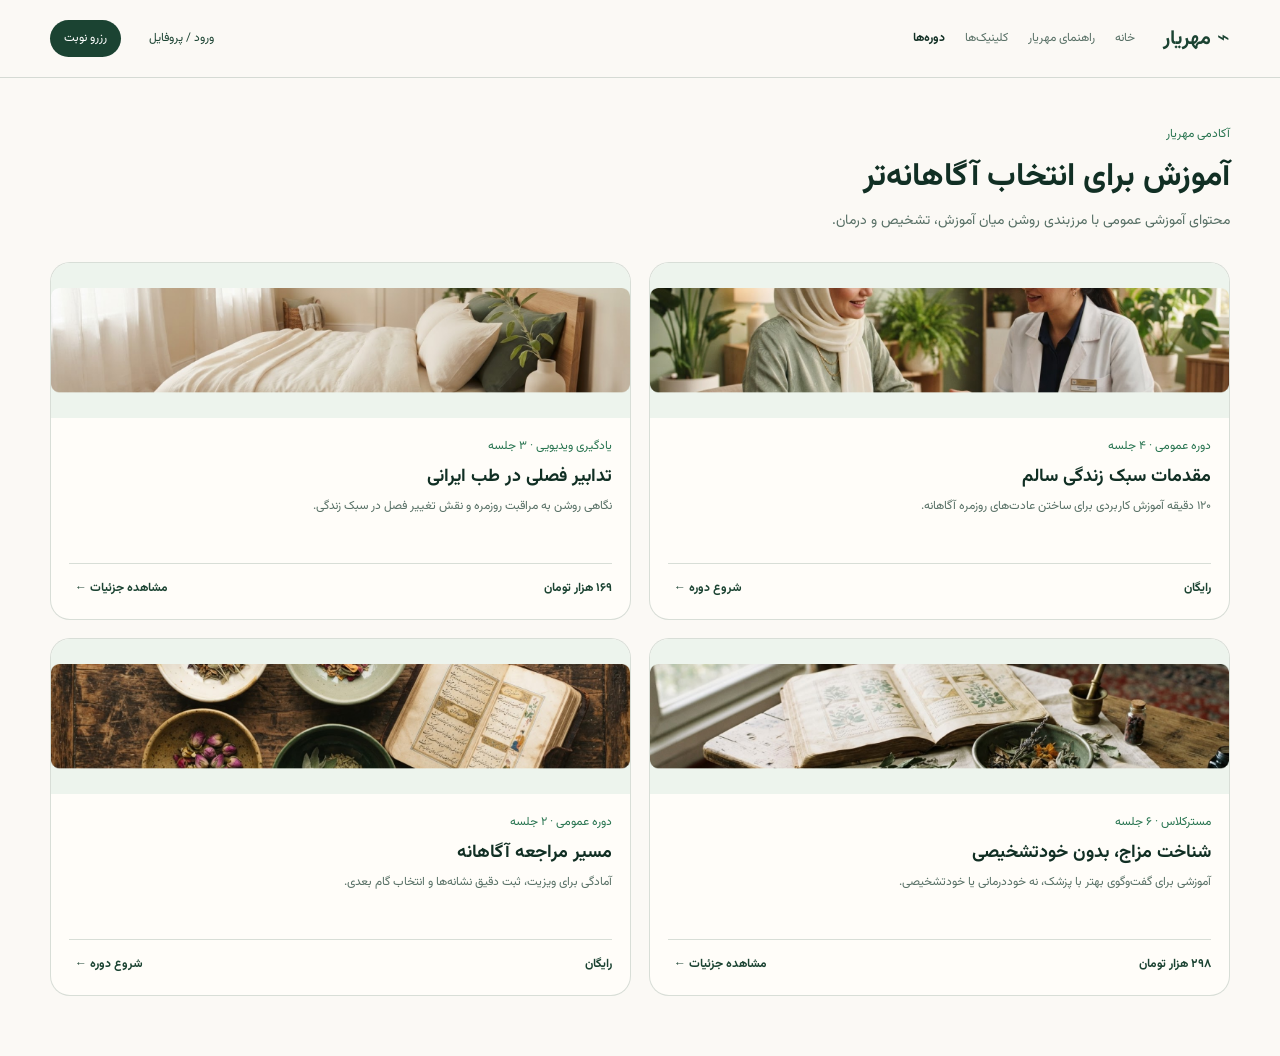
<file: courses.html>
<!doctype html>
<html lang="fa" dir="rtl">
<head>
  <meta charset="UTF-8" /><meta name="viewport" content="width=device-width,initial-scale=1,viewport-fit=cover" />
  <meta name="theme-color" content="#1b4332" /><title>دوره‌های آموزشی | مهریار</title>
  <link rel="preconnect" href="https://fonts.googleapis.com" /><link rel="preconnect" href="https://fonts.gstatic.com" crossorigin />
  <link href="https://fonts.googleapis.com/css2?family=Vazirmatn:wght@400;500;600;700&display=swap" rel="stylesheet" /><link rel="stylesheet" href="courses.css" />
</head>
<body>
  <header><a class="brand" href="index.html">⌁ <strong>مهریار</strong></a><nav><a href="index.html">خانه</a><a href="chat.html">راهنمای مهریار</a><a href="clinics.html">کلینیک‌ها</a><a class="active" href="courses.html">دوره‌ها</a></nav><a class="profile-link" href="dashboard.html">ورود / پروفایل</a><a class="booking-link" href="clinics.html">رزرو نوبت</a></header>
  <main><section class="heading"><p>آکادمی مهریار</p><h1>آموزش برای انتخاب آگاهانه‌تر</h1><span>محتوای آموزشی عمومی با مرزبندی روشن میان آموزش، تشخیص و درمان.</span></section>
    <section class="courses" id="course-list">
      <article class="course-card"><img loading="lazy" decoding="async" src="public/figma-assets/figma-Course-artwork-17.png" alt="مقدمات سبک زندگی سالم" /><div><p>دوره عمومی · ۴ جلسه</p><h2>مقدمات سبک زندگی سالم</h2><span>۱۲۰ دقیقه آموزش کاربردی برای ساختن عادت‌های روزمره آگاهانه.</span><footer><strong>رایگان</strong><button type="button" data-course="lifestyle">شروع دوره <b>←</b></button></footer></div></article>
      <article class="course-card"><img loading="lazy" decoding="async" src="public/figma-assets/figma-Course-artwork-18.png" alt="تدابیر فصلی در طب ایرانی" /><div><p>یادگیری ویدیویی · ۳ جلسه</p><h2>تدابیر فصلی در طب ایرانی</h2><span>نگاهی روشن به مراقبت روزمره و نقش تغییر فصل در سبک زندگی.</span><footer><strong>۱۶۹ هزار تومان</strong><button type="button" data-course="seasonal">مشاهده جزئیات <b>←</b></button></footer></div></article>
      <article class="course-card"><img loading="lazy" decoding="async" src="public/figma-assets/figma-Course-artwork-19.png" alt="شناخت مزاج، بدون خودتشخیصی" /><div><p>مسترکلاس · ۶ جلسه</p><h2>شناخت مزاج، بدون خودتشخیصی</h2><span>آموزشی برای گفت‌وگوی بهتر با پزشک، نه خوددرمانی یا خودتشخیصی.</span><footer><strong>۲۹۸ هزار تومان</strong><button type="button" data-course="temperament">مشاهده جزئیات <b>←</b></button></footer></div></article>
      <article class="course-card"><img loading="lazy" decoding="async" src="public/figma-assets/figma-Course-artwork-20.png" alt="مسیر مراجعه آگاهانه" /><div><p>دوره عمومی · ۲ جلسه</p><h2>مسیر مراجعه آگاهانه</h2><span>آمادگی برای ویزیت، ثبت دقیق نشانه‌ها و انتخاب گام بعدی.</span><footer><strong>رایگان</strong><button type="button" data-course="visit">شروع دوره <b>←</b></button></footer></div></article>
    </section>
  </main><script src="courses.js" defer></script>
</body>
</html>
</file>
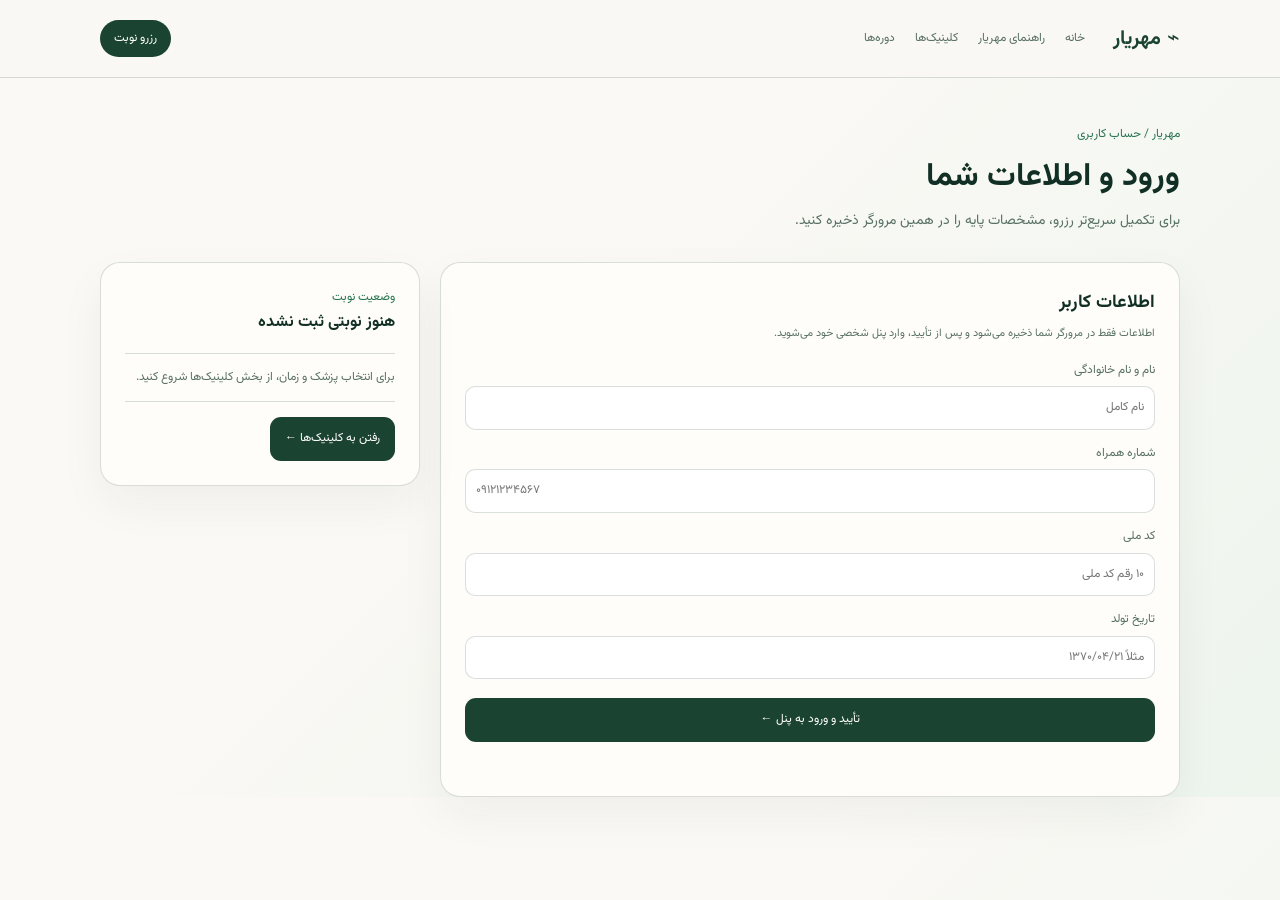
<file: dashboard.html>
<!doctype html>
<html lang="fa" dir="rtl">
<head>
  <meta charset="UTF-8" /><meta name="viewport" content="width=device-width,initial-scale=1,viewport-fit=cover" />
  <meta name="theme-color" content="#1b4332" /><title>پنل کاربری | مهریار</title>
  <link rel="preconnect" href="https://fonts.googleapis.com" /><link rel="preconnect" href="https://fonts.gstatic.com" crossorigin />
  <link href="https://fonts.googleapis.com/css2?family=Vazirmatn:wght@400;500;600;700&display=swap" rel="stylesheet" /><link rel="stylesheet" href="dashboard.css" />
</head>
<body>
  <header><a class="brand" href="index.html">⌁ <strong>مهریار</strong></a><nav><a href="index.html">خانه</a><a href="chat.html">راهنمای مهریار</a><a href="clinics.html">کلینیک‌ها</a><a href="courses.html">دوره‌ها</a></nav><a class="booking-link" href="clinics.html">رزرو نوبت</a></header>
  <main><section class="welcome"><p>پنل شخصی شما</p><h1 id="welcome-title">خوش آمدید</h1><span>دوره‌ها و درخواست‌های شما در همین مرورگر نگه‌داری می‌شوند.</span></section>
    <section class="dashboard-grid"><article class="courses-panel"><div class="panel-heading"><div><p>آموزش‌های من</p><h2>دوره‌های ثبت‌نام‌شده</h2></div><a href="courses.html">مشاهده دوره‌ها <b>←</b></a></div><div class="empty-state" id="course-empty"><span>▣</span><h3>هنوز دوره‌ای انتخاب نکرده‌اید</h3><p>از کاتالوگ، یک دورهٔ آموزشی را انتخاب و ثبت‌نام کنید.</p></div><article class="learning-card" id="learning-card" hidden><img id="learning-image" loading="lazy" decoding="async" alt="تصویر دوره ثبت‌نام‌شده" /><div><span>ثبت‌نام آزمایشی انجام شده</span><h3 id="learning-title"></h3><p id="learning-status">آمادهٔ ادامهٔ یادگیری</p><a id="learning-link">ادامه دوره <b>←</b></a></div></article></article>
      <aside class="profile-panel"><p>حساب کاربری</p><h2 id="profile-name"></h2><span id="profile-mobile"></span><a href="profile.html">ویرایش مشخصات</a><a href="admin.html">پنل مدیریت آزمایشی</a><button type="button" id="sign-out">خروج از پنل</button></aside></section>
    <section class="appointment-panel"><div><p>نوبت‌های من</p><h2 id="appointment-title">درخواستی ثبت نشده</h2><span id="appointment-text">برای رزرو نوبت حضوری، پزشک و زمان مناسب را انتخاب کنید.</span></div><a href="clinics.html">رزرو نوبت <b>←</b></a></section>
  </main><script src="dashboard.js" defer></script>
</body>
</html>
</file>
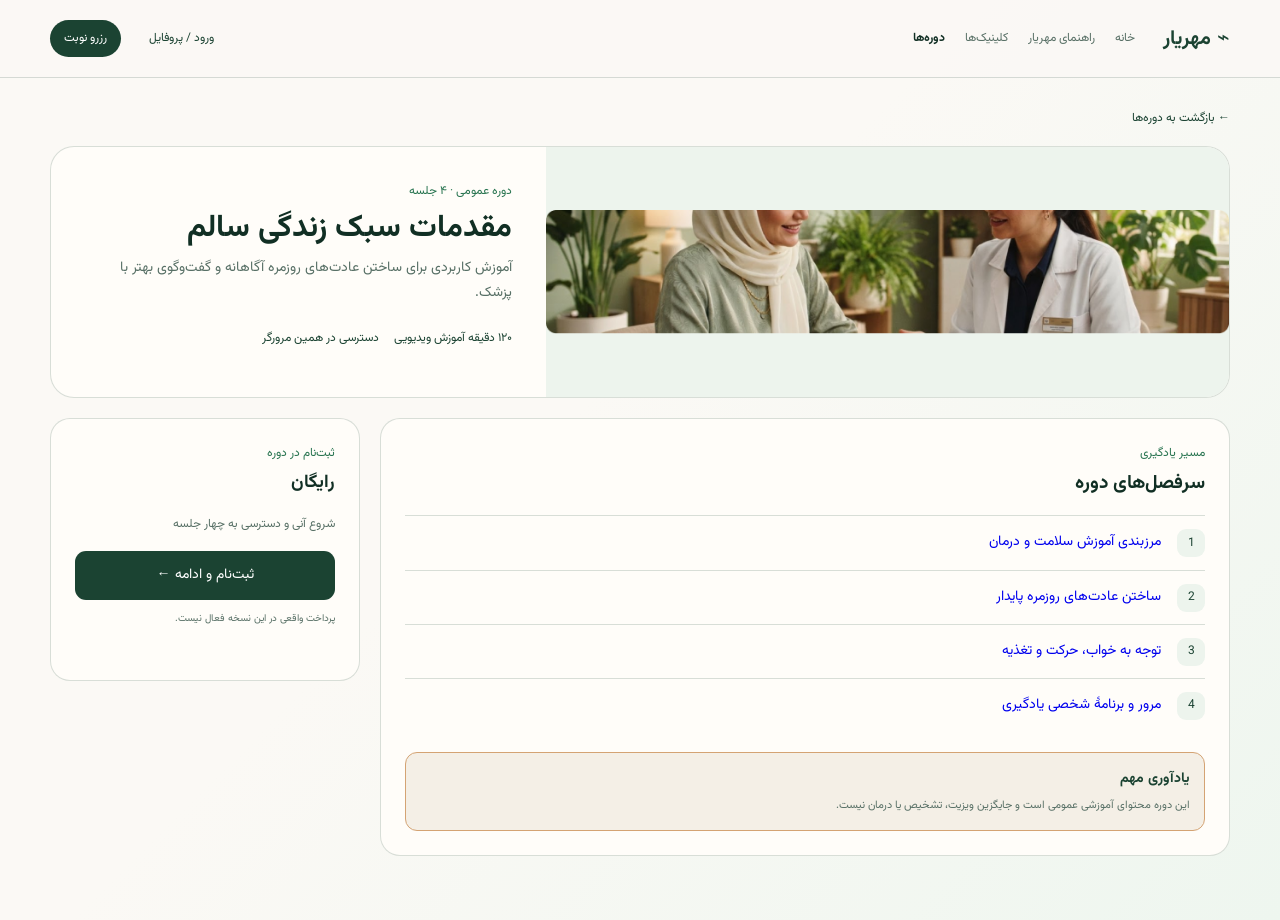
<file: lesson.html>
<!doctype html>
<html lang="fa" dir="rtl">
<head>
  <meta charset="UTF-8" /><meta name="viewport" content="width=device-width,initial-scale=1,viewport-fit=cover" />
  <meta name="theme-color" content="#1b4332" /><title>کلاس من | مهریار</title>
  <link rel="preconnect" href="https://fonts.googleapis.com" /><link rel="preconnect" href="https://fonts.gstatic.com" crossorigin />
  <link href="https://fonts.googleapis.com/css2?family=Vazirmatn:wght@400;500;600;700&display=swap" rel="stylesheet" /><link rel="stylesheet" href="lesson.css" />
</head>
<body>
  <header><a class="brand" href="index.html">⌁ <strong>مهریار</strong></a><nav><a href="dashboard.html">پنل من</a><a href="courses.html">دوره‌ها</a><a href="clinics.html">کلینیک‌ها</a></nav><a class="profile-link" href="dashboard.html">پنل کاربری</a></header>
  <main><a class="back" id="course-back">← بازگشت به جزئیات دوره</a><section class="lesson-grid"><article class="player"><img id="lesson-artwork" alt="تصویر آموزشی دوره" /><div class="player-overlay"><span id="lesson-duration"></span><button type="button" id="complete-lesson">✓ پایان جلسه</button></div></article><aside class="lesson-summary"><p id="lesson-meta"></p><h1 id="lesson-title"></h1><span id="lesson-description"></span><div class="progress-label"><span>پیشرفت دوره</span><strong id="progress-value"></strong></div><div class="progress-bar"><span id="progress-bar"></span></div></aside></section>
    <section class="lesson-layout"><article class="lesson-content"><p>جلسهٔ انتخاب‌شده</p><h2 id="lesson-heading"></h2><div class="lesson-copy" id="lesson-copy"></div><div class="lesson-navigation"><a id="previous-lesson" hidden>جلسهٔ قبل</a><a id="next-lesson">جلسهٔ بعد <b>←</b></a></div></article><aside class="lesson-list"><p>فهرست جلسات</p><ol id="lesson-list"></ol></aside></section>
  </main><script src="lesson.js" defer></script>
</body>
</html>
</file>
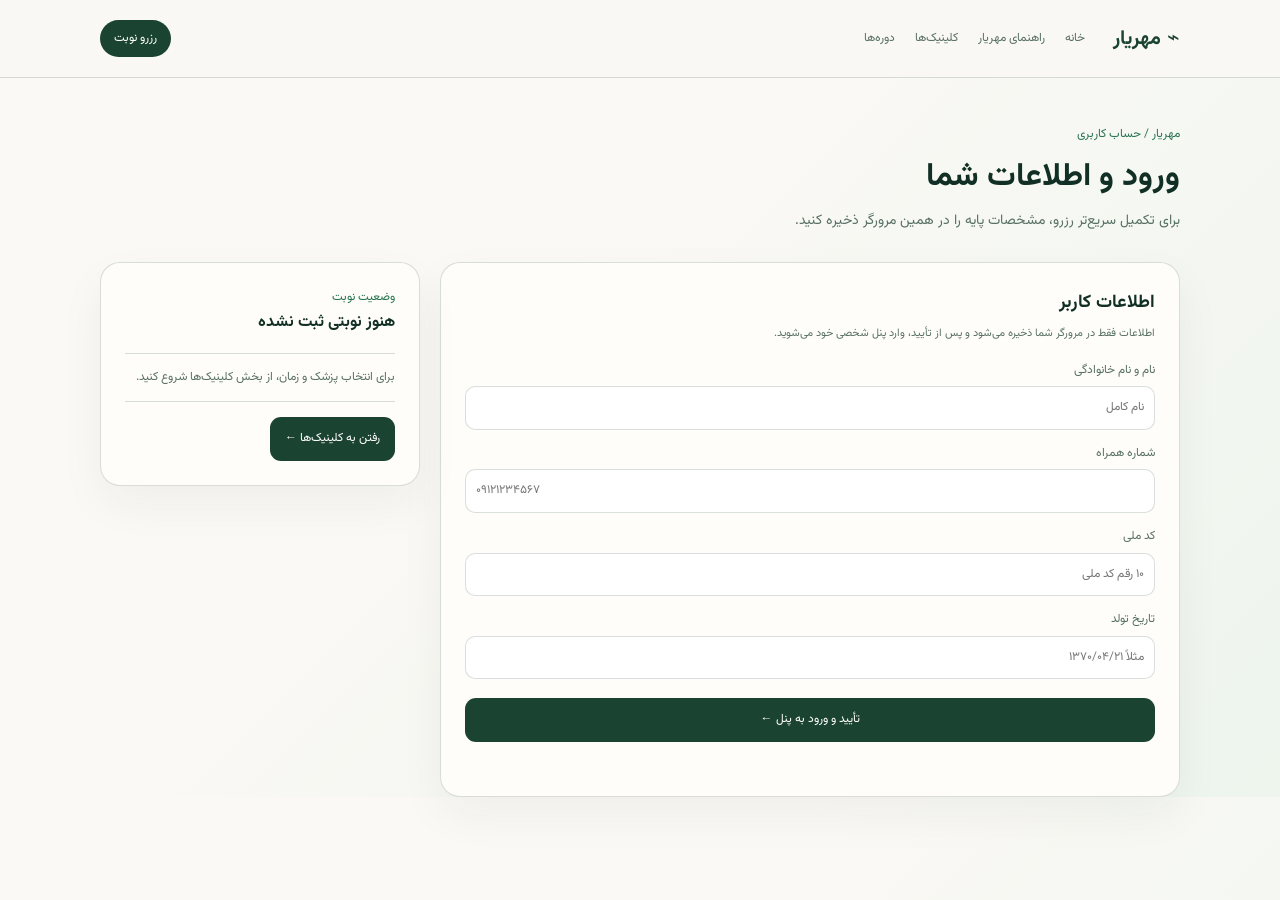
<file: profile.html>
<!doctype html>
<html lang="fa" dir="rtl">
<head>
  <meta charset="UTF-8" /><meta name="viewport" content="width=device-width,initial-scale=1,viewport-fit=cover" />
  <meta name="theme-color" content="#1b4332" /><title>ورود و پروفایل | مهریار</title>
  <link rel="preconnect" href="https://fonts.googleapis.com" /><link rel="preconnect" href="https://fonts.gstatic.com" crossorigin />
  <link href="https://fonts.googleapis.com/css2?family=Vazirmatn:wght@400;500;600;700&display=swap" rel="stylesheet" /><link rel="stylesheet" href="profile.css" />
</head>
<body>
  <header><a class="brand" href="index.html">⌁ <strong>مهریار</strong></a><nav><a href="index.html">خانه</a><a href="chat.html">راهنمای مهریار</a><a href="clinics.html">کلینیک‌ها</a><a href="courses.html">دوره‌ها</a></nav><a class="booking-link" href="clinics.html">رزرو نوبت</a></header>
  <main>
    <section class="heading"><p>مهریار / حساب کاربری</p><h1>ورود و اطلاعات شما</h1><span>برای تکمیل سریع‌تر رزرو، مشخصات پایه را در همین مرورگر ذخیره کنید.</span></section>
    <section class="profile-grid">
      <form class="profile-card" id="profile-form"><h2>اطلاعات کاربر</h2><p>اطلاعات فقط در مرورگر شما ذخیره می‌شود و پس از تأیید، وارد پنل شخصی خود می‌شوید.</p><label>نام و نام خانوادگی<input id="full-name" name="fullName" required autocomplete="name" placeholder="نام کامل" /></label><label>شماره همراه<input id="mobile" name="mobile" required type="tel" inputmode="tel" autocomplete="tel" placeholder="۰۹۱۲۱۲۳۴۵۶۷" /></label><label>کد ملی<input id="national-id" name="nationalId" inputmode="numeric" placeholder="۱۰ رقم کد ملی" /></label><label>تاریخ تولد<input id="birth-date" name="birthDate" placeholder="مثلاً ۱۳۷۰/۰۴/۲۱" /></label><button type="submit">تأیید و ورود به پنل <b>←</b></button><p class="status" id="profile-status" role="status"></p></form>
      <aside class="appointment-card"><p>وضعیت نوبت</p><h2 id="appointment-title">هنوز نوبتی ثبت نشده</h2><div id="appointment-details"><span>برای انتخاب پزشک و زمان، از بخش کلینیک‌ها شروع کنید.</span></div><a href="clinics.html">رفتن به کلینیک‌ها <b>←</b></a></aside>
    </section>
  </main>
  <script src="profile.js" defer></script>
</body>
</html>
</file>
<file: style.css>
:root {
  --cream: #fbf9f5;
  --ivory: #f4efe6;
  --forest: #112f24;
  --green: #1b4332;
  --mint: #52b788;
  --pale: #d7e7db;
  --gold: #d4a373;
  --ink: #173027;
  --muted: #587066;
  --line: rgba(27, 67, 50, 0.18);
  --shell: min(100% - 160px, 3355px);
}
* {
  box-sizing: border-box;
}
img {
  max-width: 100%;
  height: auto;
}
html {
  scroll-behavior: smooth;
}
body {
  margin: 0;
  background: var(--cream);
  color: var(--ink);
  font:
    400 15px/1.8 Vazirmatn,
    Tahoma,
    sans-serif;
}
button,
a,
input {
  font: inherit;
}
button {
  cursor: pointer;
}
a {
  text-decoration: none;
  color: inherit;
}
.utility-bar {
  height: 38px;
  background: var(--green);
  color: var(--pale);
  font-size: 12px;
}
.utility-inner,
.main-nav,
main,
.footer-grid,
.footer-bottom {
  width: var(--shell);
  margin: auto;
}
.utility-inner {
  height: 100%;
  display: flex;
  align-items: center;
  justify-content: space-between;
  direction: ltr;
}
.utility-inner b,
.medical-boundary b {
  color: var(--mint);
}
.main-nav {
  min-height: 102px;
  display: flex;
  align-items: center;
  gap: 24px;
}
.brand {
  display: flex;
  align-items: center;
  gap: 10px;
  min-width: 210px;
  color: var(--green);
}
.brand-mark {
  width: 34px;
  height: 34px;
  border: 1.5px solid var(--green);
  border-radius: 50% 50% 50% 8px;
  display: grid;
  place-items: center;
  font-size: 26px;
  line-height: 1;
  transform: rotate(-23deg);
}
.brand strong {
  display: block;
  font-size: 25px;
  line-height: 1.25;
}
.brand small {
  display: block;
  font-size: 11px;
  white-space: nowrap;
}
.nav-links {
  display: flex;
  align-items: center;
  gap: 22px;
  flex: 1;
}
.nav-links a {
  font-size: 14px;
}
.nav-links .active {
  font-weight: 700;
}
.nav-actions {
  display: flex;
  align-items: center;
  gap: 15px;
}
.search-form {
  height: 48px;
  width: 180px;
  display: flex;
  align-items: center;
  border: 1px solid var(--green);
  border-radius: 12px;
  overflow: hidden;
}
.search-form input {
  min-width: 0;
  flex: 1;
  border: 0;
  outline: 0;
  background: transparent;
  padding: 0 12px;
  color: var(--forest);
  text-align: right;
}
.search-form button {
  width: 38px;
  height: 100%;
  border: 0;
  background: transparent;
  color: var(--green);
  font-size: 20px;
}
.login-button {
  border: 0;
  background: transparent;
  color: var(--green);
}
.appointment-button,
.primary-action {
  border: 0;
  border-radius: 999px;
  background: var(--green);
  color: var(--cream);
  padding: 11px 16px;
  min-height: 46px;
  font-size: 14px;
  white-space: nowrap;
}
.menu-button {
  display: none;
  border: 0;
  background: transparent;
  font-size: 24px;
}
.page-intro {
  padding: 44px 0 36px;
}
.page-intro p,
.section-heading p,
.start-panel p {
  margin: 0;
  color: var(--green);
  font-size: 13px;
}
.page-intro h1 {
  margin: 0 0 4px;
  color: var(--forest);
  font-size: 42px;
  line-height: 1.3;
  letter-spacing: -1px;
}
.page-intro span,
.section-heading span {
  color: var(--muted);
}
.atlas-layout {
  display: grid;
  grid-template-columns: 512px minmax(0, 744px);
  justify-content: space-between;
  gap: 24px;
  direction: ltr;
}
.member-drawer {
  direction: rtl;
  min-height: 613px;
  padding: 24px;
  border: 1px solid var(--green);
  border-radius: 24px;
  background: rgba(251, 249, 245, 0.7);
  box-shadow: 0 20px 55px rgba(17, 47, 36, 0.05);
  display: flex;
  flex-direction: column;
}
.drawer-top {
  display: flex;
  align-items: center;
  gap: 12px;
}
.drawer-icon {
  width: 42px;
  height: 42px;
  background: var(--pale);
  border-radius: 12px;
  display: grid;
  place-items: center;
  color: var(--green);
}
.drawer-top p,
.drawer-top h2 {
  margin: 0;
}
.drawer-top p {
  font-size: 12px;
  color: var(--muted);
}
.drawer-top h2 {
  font-size: 23px;
  color: var(--forest);
}
.drawer-lead {
  color: var(--muted);
  margin: 25px 0;
}
.drawer-section {
  padding: 16px 0;
  border-top: 1px solid var(--line);
}
.drawer-section h3 {
  margin: 0 0 9px;
  color: var(--green);
  font-size: 14px;
}
.drawer-section p {
  margin: 0;
  color: var(--muted);
  font-size: 13px;
}
.chips {
  display: flex;
  flex-wrap: wrap;
  gap: 7px;
}
.chips button {
  border: 1px solid var(--line);
  border-radius: 999px;
  background: var(--cream);
  padding: 5px 10px;
  font-size: 12px;
  color: var(--green);
}
.drawer-cta {
  border: 0;
  border-radius: 12px;
  background: var(--green);
  color: #fff;
  padding: 13px 16px;
  margin-top: auto;
  text-align: right;
}
.drawer-cta span {
  float: left;
}
.drawer-note {
  color: var(--muted);
  font-size: 11px;
  margin: 12px 0 0;
}
.feature-row {
  display: grid;
  grid-template-columns: repeat(3, 1fr);
  gap: 24px;
  padding: 24px 0;
}
.feature-row article,
.start-panel {
  border: 1px solid var(--green);
  border-radius: 24px;
  background: rgba(251, 249, 245, 0.74);
  padding: 24px;
}
.feature-icon {
  color: var(--green);
  font-size: 28px;
}
.feature-row h2 {
  font-size: 17px;
  color: var(--forest);
  margin: 9px 0;
}
.feature-row p {
  min-height: 52px;
  margin: 0 0 14px;
  color: var(--muted);
  font-size: 13px;
}
.feature-row a,
.section-link {
  color: var(--green);
  font-size: 13px;
  font-weight: 700;
}
.visual-section {
  padding: 52px 0 14px;
}
.section-heading {
  display: flex;
  justify-content: space-between;
  align-items: end;
  gap: 20px;
  margin-bottom: 20px;
}
.section-heading h2 {
  margin: 3px 0;
  color: var(--forest);
  font-size: 27px;
}
.section-heading span {
  display: block;
  font-size: 13px;
}
.outline-action {
  border: 1px solid var(--green);
  border-radius: 999px;
  background: transparent;
  color: var(--green);
  padding: 9px 14px;
  white-space: nowrap;
  font-size: 13px;
}
.doctor-filters {
  display: flex;
  flex-wrap: wrap;
  gap: 8px;
  margin: -4px 0 18px;
}
.filter-chip {
  border: 1px solid var(--line);
  border-radius: 999px;
  background: #fffdf9;
  color: var(--green);
  padding: 6px 12px;
  font-size: 12px;
}
.filter-chip.active {
  background: var(--green);
  color: #fff;
  border-color: var(--green);
}
.doctor-grid {
  display: grid;
  grid-template-columns: repeat(3, 1fr);
  gap: 18px;
}
.doctor-card {
  display: flex;
  align-items: flex-start;
  gap: 14px;
  min-height: 150px;
  padding: 16px;
  border: 1px solid var(--line);
  border-radius: 18px;
  background: #fffdf9;
  box-shadow: 0 10px 30px rgba(17, 47, 36, 0.04);
  transition:
    transform 0.2s,
    box-shadow 0.2s;
}
.doctor-card:hover {
  transform: translateY(-3px);
  box-shadow: 0 16px 36px rgba(17, 47, 36, 0.1);
}
.doctor-card > img {
  width: 72px;
  height: 88px;
  flex: 0 0 72px;
  object-fit: cover;
  border-radius: 12px;
}
.doctor-content {
  min-width: 0;
  flex: 1;
}
.verified {
  display: block;
  color: #287450;
  font-size: 11px;
  line-height: 1.2;
}
.verified b {
  font-size: 12px;
}
.doctor-card h3 {
  font-size: 15px;
  margin: 3px 0;
}
.doctor-card p {
  margin: 0;
  color: var(--muted);
  font-size: 12px;
}
.doctor-card small {
  display: block;
  margin-top: 4px;
  color: #3e6450;
  font-size: 11px;
}
.doctor-card button,
.course-footer button {
  padding: 0;
  border: 0;
  background: transparent;
  color: var(--green);
  font-size: 11px;
  font-weight: 700;
  margin-top: 7px;
}
.show-more {
  display: block;
  margin: 22px auto 0;
  border: 1px solid var(--green);
  border-radius: 999px;
  background: transparent;
  color: var(--green);
  padding: 9px 16px;
  font-size: 13px;
}
.courses-showcase {
  padding-top: 58px;
}
.course-grid {
  display: grid;
  grid-template-columns: repeat(2, 1fr);
  gap: 18px;
}
.course-card {
  overflow: hidden;
  border: 1px solid var(--line);
  border-radius: 18px;
  background: #fffdf9;
  box-shadow: 0 10px 28px rgba(17, 47, 36, 0.04);
}
.course-card > img {
  width: 100%;
  height: 160px;
  object-fit: cover;
  display: block;
}
.course-card > div {
  padding: 16px;
}
.course-meta {
  display: flex;
  align-items: center;
  justify-content: space-between;
  gap: 10px;
}
.course-card span {
  color: #287450;
  font-size: 11px;
}
.course-card small {
  color: var(--muted);
  font-size: 11px;
}
.course-card h3 {
  font-size: 17px;
  margin: 5px 0;
}
.course-card p {
  min-height: 43px;
  font-size: 12px;
  color: var(--muted);
  margin: 0;
}
.course-footer {
  display: flex;
  align-items: center;
  justify-content: space-between;
  margin-top: 12px;
  padding-top: 11px;
  border-top: 1px solid var(--line);
}
.course-footer strong {
  font-size: 12px;
  color: var(--forest);
}
.course-footer button {
  margin: 0;
}
.start-panel {
  display: flex;
  align-items: end;
  justify-content: space-between;
  gap: 24px;
  margin: 52px 0 24px;
}
.start-panel h2 {
  margin: 4px 0;
  color: var(--forest);
  font-size: 25px;
}
.start-panel span {
  color: var(--muted);
  font-size: 13px;
}
.start-actions {
  display: flex;
  gap: 12px;
  flex-shrink: 0;
}
.secondary-action {
  border: 1px solid var(--green);
  border-radius: 999px;
  padding: 11px 16px;
  color: var(--green);
  font-size: 14px;
}
.medical-boundary {
  display: flex;
  align-items: center;
  gap: 24px;
  padding: 18px;
  border: 1px solid var(--gold);
  border-radius: 12px;
  background: var(--ivory);
  color: var(--green);
  font-size: 13px;
  margin-bottom: 64px;
}
.medical-boundary span {
  color: var(--muted);
  font-size: 12px;
}
.site-footer {
  padding: 48px 0;
  background: var(--forest);
  color: var(--pale);
}
.footer-grid {
  display: grid;
  grid-template-columns: repeat(3, 1fr);
  gap: 24px;
}
.footer-grid h2 {
  margin: 0 0 14px;
  color: var(--cream);
  font-size: 18px;
}
.footer-grid p {
  font-size: 13px;
  margin: 0 0 11px;
}
.footer-grid a {
  display: block;
  font-size: 13px;
  margin: 5px 0;
}
.footer-grid b {
  color: var(--cream);
}
.socials {
  display: flex;
  gap: 10px;
}
.socials a {
  border: 1px solid rgba(215, 231, 219, 0.4);
  border-radius: 8px;
  padding: 5px 9px;
}
.footer-bottom {
  display: flex;
  justify-content: space-between;
  gap: 24px;
  border-top: 1px solid rgba(215, 231, 219, 0.22);
  padding-top: 20px;
  margin-top: 32px;
  font-size: 11px;
  color: #aac1b2;
}
@media (max-width: 1000px) {
  :root {
    --shell: min(100% - 48px, 744px);
  }
  .nav-links {
    display: none;
  }
  .main-nav {
    min-height: 74px;
  }
  .nav-actions {
    margin-right: auto;
  }
  .atlas-layout {
    grid-template-columns: 1fr;
  }
  .member-drawer {
    min-height: auto;
    order: 2;
  }
  .home-chat-stage {
    max-width: 744px;
    width: 100%;
    margin: auto;
  }
  .feature-row {
    grid-template-columns: 1fr;
  }
  .feature-row p {
    min-height: 0;
  }
  .doctor-grid {
    grid-template-columns: 1fr 1fr;
  }
}
@media (max-width: 620px) {
  :root {
    --shell: calc(100% - 32px);
  }
  .utility-inner {
    justify-content: center;
  }
  .utility-inner span:first-child {
    display: none;
  }
  .main-nav {
    min-height: 64px;
  }
  .brand {
    min-width: 0;
  }
  .brand strong {
    font-size: 21px;
  }
  .brand small {
    font-size: 8px;
  }
  .nav-actions {
    display: none;
  }
  .menu-button {
    display: block;
    margin-right: auto;
  }
  .page-intro {
    padding: 28px 0 24px;
  }
  .page-intro h1 {
    font-size: 29px;
  }
  .page-intro span {
    font-size: 13px;
  }
  .feature-row {
    padding: 16px 0;
  }
  .visual-section {
    padding-top: 38px;
  }
  .section-heading {
    display: block;
  }
  .section-heading h2 {
    font-size: 22px;
  }
  .outline-action,
  .section-link {
    display: inline-block;
    margin-top: 10px;
  }
  .doctor-grid,
  .course-grid {
    grid-template-columns: 1fr;
  }
  .course-card > img {
    height: 130px;
  }
  .start-panel,
  .medical-boundary,
  .footer-bottom {
    display: block;
  }
  .start-actions {
    margin-top: 18px;
  }
  .medical-boundary strong,
  .medical-boundary span {
    display: block;
  }
  .medical-boundary span {
    margin-top: 7px;
  }
  .footer-grid {
    grid-template-columns: 1fr;
    gap: 26px;
  }
  .footer-bottom span {
    display: block;
    margin: 8px 0;
  }
  .site-footer {
    padding: 40px 0;
  }
  .drawer-cta {
    margin-top: 16px;
  }
}
/* Home chat replacement and image-fit corrections */
.home-chat-stage {
  min-height: 613px;
  padding: 28px;
  border-radius: 32px;
  background:
    radial-gradient(
      circle at 72% 8%,
      rgba(82, 183, 136, 0.24),
      transparent 30%
    ),
    #112f24;
  color: var(--cream);
  display: flex;
  flex-direction: column;
  box-shadow: 0 22px 55px rgba(17, 47, 36, 0.18);
}
.home-chat-top {
  display: flex;
  justify-content: space-between;
  align-items: start;
  padding-bottom: 18px;
  border-bottom: 1px solid rgba(215, 231, 219, 0.28);
}
.home-chat-top p {
  margin: 0;
  color: var(--pale);
  font-size: 12px;
}
.home-chat-top h2 {
  margin: 3px 0;
  font-size: 25px;
}
.home-chat-top > span {
  padding: 5px 9px;
  border-radius: 99px;
  background: rgba(215, 231, 219, 0.13);
  color: var(--pale);
  font-size: 10px;
}
.home-chat-messages {
  flex: 1;
  min-height: 280px;
  padding: 25px 0;
  overflow: auto;
}
.home-bot-message,
.home-user-message {
  display: flex;
  max-width: 82%;
  margin: 0 0 12px;
}
.home-bot-message > span {
  display: grid;
  place-items: center;
  width: 34px;
  height: 34px;
  margin-left: 9px;
  border-radius: 11px;
  background: var(--mint);
  color: var(--forest);
  font-size: 20px;
}
.home-bot-message > div,
.home-user-message > div {
  padding: 12px 14px;
  border-radius: 5px 15px 15px 15px;
  background: rgba(240, 250, 241, 0.93);
  color: var(--forest);
  font-size: 13px;
  line-height: 1.9;
}
.home-bot-message small {
  display: block;
  margin-top: 5px;
  color: var(--muted);
  font-size: 10px;
}
.home-user-message {
  margin-right: auto;
}
.home-user-message > div {
  border-radius: 15px 5px 15px 15px;
  background: #2d6a4f;
  color: #fff;
}
.home-chat-prompts {
  display: flex;
  flex-wrap: wrap;
  gap: 7px;
  margin-bottom: 12px;
}
.home-chat-prompts button {
  border: 1px solid rgba(215, 231, 219, 0.42);
  border-radius: 999px;
  background: transparent;
  color: var(--pale);
  padding: 6px 10px;
  font-size: 11px;
}
.home-chat-form {
  display: flex;
  gap: 8px;
  padding: 7px;
  border: 1px solid rgba(215, 231, 219, 0.45);
  border-radius: 13px;
  background: #fff;
}
.home-chat-form input {
  flex: 1;
  border: 0;
  outline: 0;
  background: transparent;
  color: var(--forest);
  padding: 6px;
}
.home-chat-form button {
  width: 38px;
  border: 0;
  border-radius: 9px;
  background: var(--green);
  color: #fff;
  font-size: 19px;
}
.home-chat-warning {
  margin: 10px 0 0;
  color: #d7e7db;
  font-size: 10px;
}
.doctor-card > img {
  object-fit: contain;
  background: #edf4ed;
}
.home-chat-stage {
  direction: rtl;
}
@media (max-width: 620px) {
  .home-chat-stage {
    min-height: 540px;
    padding: 18px;
    border-radius: 24px;
  }
  .home-chat-top h2 {
    font-size: 21px;
  }
  .home-chat-top > span {
    display: none;
  }
  .home-chat-messages {
    min-height: 230px;
  }
  .home-bot-message,
  .home-user-message {
    max-width: 94%;
  }
}
.profile-link {
  color: var(--green);
  font-size: 13px;
  text-decoration: none;
  white-space: nowrap;
}
@media (max-width: 620px) {
  .main-nav.menu-open {
    height: auto;
    padding: 12px 0;
    flex-wrap: wrap;
  }
  .main-nav.menu-open .nav-links {
    display: flex;
    order: 4;
    flex-basis: 100%;
    padding-top: 12px;
    border-top: 1px solid var(--line);
    justify-content: space-between;
  }
  .main-nav.menu-open .nav-links a {
    font-size: 12px;
  }
  .main-nav.menu-open .nav-actions {
    display: none;
  }
}

.sr-only {
  position: absolute;
  width: 1px;
  height: 1px;
  padding: 0;
  margin: -1px;
  overflow: hidden;
  clip: rect(0, 0, 0, 0);
  white-space: nowrap;
  border-width: 0;
}

/* Interactive States Enhancements */
.appointment-button,
.primary-action,
.secondary-action,
.outline-action,
.nav-links a {
  transition: all 0.2s ease-in-out;
}

.appointment-button:hover,
.appointment-button:focus,
.primary-action:hover,
.primary-action:focus {
  background-color: var(--forest);
  transform: translateY(-2px);
  box-shadow: 0 4px 12px rgba(27, 67, 50, 0.2);
}

.secondary-action:hover,
.secondary-action:focus,
.outline-action:hover,
.outline-action:focus {
  background-color: var(--green);
  color: #fff;
}

.nav-links a:hover,
.nav-links a:focus {
  color: var(--mint);
}

/* Mobile Menu Animations */
</file>
<file: admin.css>
:root{--cream:#fbf9f5;--forest:#112f24;--green:#1b4332;--mint:#52b788;--pale:#edf4ed;--muted:#587066;--line:rgba(27,67,50,.16)}*{box-sizing:border-box}body{margin:0;background:linear-gradient(135deg,#fbf9f5 40%,#eef6ef);color:var(--forest);font:400 14px/1.8 Vazirmatn,Tahoma,sans-serif}.admin-header{min-height:78px;padding:12px max(24px,calc((100% - 1180px)/2));display:flex;align-items:center;gap:28px;border-bottom:1px solid var(--line);background:rgba(251,249,245,.9)}a{text-decoration:none}.brand{display:flex;align-items:center;gap:9px;color:var(--green)}.brand>span{display:grid;place-items:center;width:33px;height:33px;border:1px solid currentColor;border-radius:50% 50% 50% 8px;font-size:22px;transform:rotate(-20deg)}.brand strong{font-size:20px;line-height:1.2}.brand small{display:block;font-weight:400;font-size:10px}.admin-header nav{display:flex;gap:22px;flex:1}.admin-header nav a{color:var(--muted);font-size:12px}.admin-header nav .active{color:var(--forest);font-weight:700}.back-link{padding:8px 13px;border-radius:999px;background:var(--green);color:#fff;font-size:12px;white-space:nowrap}main{width:min(1180px,calc(100% - 48px));margin:auto;padding:44px 0 64px}.intro{display:flex;align-items:start;justify-content:space-between;gap:18px}.intro p,.panel-heading p{margin:0;color:#287450;font-size:12px}.intro h1{margin:3px 0;font-size:32px}.intro span:not(.mode){color:var(--muted)}.mode,.status{padding:5px 10px;border-radius:999px;background:#e2f0e4;color:#27714c;font-size:11px;white-space:nowrap}.metrics{display:grid;grid-template-columns:repeat(4,1fr);gap:16px;margin:28px 0 20px}.metrics article,.panel{border:1px solid var(--line);border-radius:20px;background:#fffdf9;box-shadow:0 16px 40px rgba(17,47,36,.05)}.metrics article{padding:18px}.metrics span,.metrics small{display:block;color:var(--muted);font-size:11px}.metrics strong{display:block;margin:5px 0;color:var(--green);font-size:29px;line-height:1.2}.admin-grid{display:grid;grid-template-columns:1fr 1fr;gap:20px}.panel{padding:22px}.panel-heading{display:flex;align-items:start;justify-content:space-between;gap:12px}.panel h2{margin:2px 0;font-size:18px}.detail-state{display:flex;align-items:center;gap:12px;min-height:106px;margin:18px 0;padding:16px;border-radius:14px;background:var(--pale)}.detail-state>span{display:grid;place-items:center;width:38px;height:38px;flex:0 0 38px;border-radius:11px;background:#d7ead8;color:var(--green);font-size:19px}.detail-state p{margin:0;color:var(--muted);font-size:12px}.panel>a{color:var(--green);font-size:12px;font-weight:700}.tools{margin-top:20px}.tools>p{color:var(--muted);font-size:12px}.tool-actions{display:flex;flex-wrap:wrap;gap:9px;margin-top:15px}.tool-actions button{border:1px solid var(--green);border-radius:10px;background:transparent;color:var(--green);padding:9px 12px;font:inherit;font-size:12px;cursor:pointer}.tool-actions .danger{border-color:#9c4c4c;color:#8b3d3d}.status-message{min-height:24px;margin:12px 0 0;color:#287450;font-size:12px}@media(max-width:760px){.admin-header{min-height:65px;padding:8px 16px;gap:12px}.admin-header nav{display:none}.back-link{margin-right:auto}.brand strong{font-size:18px}main{width:calc(100% - 32px);padding:28px 0 44px}.intro{display:block}.intro h1{font-size:26px}.mode{display:inline-block;margin-top:12px}.metrics,.admin-grid{grid-template-columns:1fr 1fr;gap:10px}.metrics article,.panel{padding:16px}.metrics strong{font-size:24px}.admin-grid{margin-top:10px}.panel-heading{display:block}.status{display:inline-block;margin-top:8px}.detail-state{min-height:92px}.tool-actions{display:grid;grid-template-columns:1fr}.tool-actions button{width:100%}}@media(max-width:420px){.metrics{grid-template-columns:1fr}.admin-grid{grid-template-columns:1fr}.back-link{padding:7px 9px;font-size:11px}.brand small{display:none}}
</file>
<file: chat.css>
:root{--cream:#fbf9f5;--forest:#112f24;--green:#1b4332;--mint:#52b788;--pale:#d7e7db;--line:rgba(27,67,50,.15);--muted:#587066}*{box-sizing:border-box}img{max-width:100%;height:auto}body{margin:0;background:linear-gradient(130deg,#fbf9f5 40%,#eef5ee);color:var(--forest);font:400 14px/1.8 Vazirmatn,Tahoma,sans-serif}button,input{font:inherit}button{cursor:pointer}.chat-header{height:86px;padding:0 max(32px,calc((100% - 1320px)/2));display:flex;align-items:center;gap:38px;border-bottom:1px solid var(--line);background:rgba(251,249,245,.82);backdrop-filter:blur(16px)}.chat-brand{display:flex;align-items:center;gap:8px;text-decoration:none;color:var(--green);font-size:22px}.chat-brand span{width:31px;height:31px;display:grid;place-items:center;border:1px solid var(--green);border-radius:50% 50% 50% 7px;transform:rotate(-20deg)}.chat-header nav{display:flex;gap:24px;flex:1}.chat-header nav a{color:#486050;text-decoration:none;font-size:13px}.chat-header nav .active{font-weight:700;color:var(--forest)}.header-action{padding:9px 16px;border-radius:999px;background:var(--green);color:#fff;text-decoration:none;font-size:13px}.chat-page{width:min(1320px,calc(100% - 64px));margin:34px auto;display:grid;grid-template-columns:250px minmax(0,1fr) 300px;gap:18px;min-height:720px}.history-panel,.conversation,.recommendation-panel{border:1px solid var(--line);border-radius:22px;background:rgba(255,255,255,.67);box-shadow:0 16px 50px rgba(17,47,36,.05)}.history-panel,.recommendation-panel{padding:18px}.history-title{display:flex;justify-content:space-between;align-items:start}.history-title p,.recommendation-heading p,.conversation-top p{margin:0;color:#287450;font-size:11px}.history-title h1,.recommendation-heading h2,.conversation-top h2{margin:2px 0;font-size:18px}.history-title button{width:32px;height:32px;border:0;border-radius:9px;background:var(--green);color:#fff;font-size:19px}.history-item{width:100%;margin-top:22px;padding:12px;border:1px solid var(--line);border-radius:12px;background:#fffdf9;text-align:right}.history-item.active{border-color:#77ad8a;background:#f2faf1}.history-item span,.history-item small{display:block;font-size:11px;color:var(--muted)}.history-item strong{display:block;margin:2px 0;color:var(--forest);font-size:12px}.history-empty{padding:28px 10px;text-align:center;color:var(--muted);font-size:12px}.history-empty span{font-size:25px;color:var(--mint)}.history-boundary{margin-top:20px;padding:13px;border-radius:12px;background:#f4efe6;color:#4d5c50;font-size:11px}.history-boundary p{margin:5px 0 0}.conversation{display:flex;min-height:720px;flex-direction:column;padding:24px}.conversation-top{display:flex;justify-content:space-between;align-items:start;padding-bottom:18px;border-bottom:1px solid var(--line)}.secure-label{font-size:11px;color:#47835e}.message-list{flex:1;padding:28px 0;display:flex;flex-direction:column;gap:15px}.assistant-message,.user-message{display:flex;gap:10px;max-width:78%}.assistant-message>div{padding:13px 15px;border-radius:4px 16px 16px 16px;background:#eaf4eb;color:#18372a}.assistant-message p{margin:0 0 7px}.assistant-message p:last-of-type{margin:0}.assistant-message time{display:block;margin-top:7px;color:#678073;font-size:10px}.bot-avatar{width:32px;height:32px;flex:0 0 32px;display:grid;place-items:center;border-radius:10px;background:var(--green);color:#fff}.user-message{align-self:flex-end}.user-message>div{padding:11px 14px;border-radius:16px 4px 16px 16px;background:var(--green);color:#fff}.suggestions{display:flex;flex-wrap:wrap;gap:8px;margin-bottom:12px}.suggestions button{border:1px solid var(--line);border-radius:999px;background:#fff;color:var(--green);padding:6px 10px;font-size:11px}.composer{display:flex;gap:10px;padding:7px;border:1px solid rgba(27,67,50,.3);border-radius:14px;background:#fff}.composer input{width:100%;border:0;outline:0;background:transparent;padding:6px 8px;color:var(--forest)}.composer button{width:38px;border:0;border-radius:10px;background:var(--green);color:#fff;font-size:20px}.composer-note{margin:10px 3px 0;color:#6b766d;font-size:10px}.recommendation-state{margin-top:22px;padding:25px 14px;border-radius:16px;background:#f0f7f0;text-align:center}.recommendation-state span{display:grid;place-items:center;width:42px;height:42px;margin:auto;border-radius:12px;background:#d7ead8;color:var(--green)}.recommendation-state h3{margin:10px 0 3px;font-size:14px}.recommendation-state p{margin:0;color:var(--muted);font-size:11px}.recommendation-card{margin-top:22px;padding:13px;border:1px solid var(--line);border-radius:16px;background:#fff}.recommendation-card-top{display:flex;gap:10px;align-items:flex-start}.recommendation-card-top img{width:52px;height:64px;object-fit:contain;border-radius:9px;background:#edf4ed}.recommendation-card-top span{color:#287450;font-size:10px}.recommendation-card h3{margin:2px 0;font-size:13px}.recommendation-card p{margin:0;color:var(--muted);font-size:10px}.recommendation-note{margin:12px 0;padding:8px;border-top:1px solid var(--line);border-bottom:1px solid var(--line);color:var(--muted);font-size:10px}.recommendation-card a{color:var(--green);font-size:11px;font-weight:700;text-decoration:none}.help-card{display:flex;gap:10px;margin-top:22px;padding:12px;border-top:1px solid var(--line);font-size:11px}.help-card>span{display:grid;place-items:center;width:25px;height:25px;border-radius:50%;background:#d7ead8;color:var(--green)}.help-card p{margin:3px 0;color:var(--muted)}@media(max-width:960px){.chat-page{grid-template-columns:1fr 280px}.history-panel{display:none}.chat-header nav{display:none}}@media(max-width:650px){.chat-header{height:66px;padding:0 16px}.header-action{display:none}.chat-page{width:calc(100% - 32px);grid-template-columns:1fr;margin:16px auto}.recommendation-panel{order:3}.conversation{min-height:560px;padding:16px}.assistant-message,.user-message{max-width:93%}.secure-label{display:none}.chat-header{gap:0}.chat-brand{margin-left:auto}}.booking-card-top img{object-fit:contain;background:#edf4ed}.header-profile{color:var(--green);font-size:12px;text-decoration:none;white-space:nowrap}
</file>
<file: checkout.css>
:root{--cream:#fbf9f5;--forest:#112f24;--green:#1b4332;--muted:#587066;--line:rgba(27,67,50,.17)}*{box-sizing:border-box}body{margin:0;background:var(--cream);color:var(--forest);font:400 14px/1.8 Vazirmatn,Tahoma,sans-serif}header{height:76px;padding:0 max(24px,calc((100% - 1080px)/2));display:flex;align-items:center;justify-content:space-between;gap:16px;border-bottom:1px solid var(--line)}header a{text-decoration:none;color:var(--green);font-size:12px}header>a:first-child{font-size:21px}header span{font-size:13px}main{width:min(1080px,calc(100% - 48px));margin:auto}.heading{padding:40px 0 28px}.heading p{margin:0;color:#287450;font-size:12px}.heading h1{margin:3px 0;font-size:32px}.heading span{color:var(--muted)}.checkout-grid{display:grid;grid-template-columns:minmax(0,1fr) 320px;gap:20px;align-items:start}.form-card,.invoice{padding:22px;border:1px solid var(--line);border-radius:20px;background:#fffdf9}.form-card h2{font-size:17px;margin:0 0 15px}.form-card label{display:block;margin:12px 0;color:var(--muted);font-size:12px}.form-card input,.form-card textarea{display:block;width:100%;margin-top:5px;padding:10px;border:1px solid var(--line);border-radius:10px;background:#fff;color:var(--forest);outline-color:var(--green)}.form-card textarea{min-height:84px;resize:vertical}.gateways{display:grid;grid-template-columns:repeat(3,1fr);gap:8px;margin:10px 0 18px}.gateway{min-height:50px;border:1px solid var(--line);border-radius:10px;background:#fff;color:var(--green);font-size:11px}.gateway.active{border-color:var(--green);background:#eef7ef}.gateway b{display:none}.gateway.active b{display:inline}.pay-button{width:100%;border:0;border-radius:11px;background:var(--green);color:#fff;padding:12px}.pay-button:disabled{opacity:.45;cursor:not-allowed}.form-note{margin:9px 0 0;color:var(--muted);font-size:10px}.invoice{position:sticky;top:18px}.invoice>p{margin:0;color:#287450;font-size:11px}.invoice h2{font-size:17px;margin:4px 0 15px}.invoice>div{display:flex;justify-content:space-between;padding:10px 0;border-top:1px solid var(--line);font-size:12px}.invoice>div span{color:var(--muted)}.invoice .total{margin-top:10px;color:var(--green);font-size:13px}.invoice small{display:block;margin-top:15px;color:#43805a;font-size:10px}.medical-note{margin:24px 0 60px;padding:13px;border:1px solid #d4a373;border-radius:12px;background:#f4efe6;color:var(--muted);font-size:11px}.medical-note strong{color:var(--green)}.success{position:fixed;inset:0;z-index:5;display:grid;place-items:center;background:rgba(17,47,36,.58);padding:20px}.success>div{max-width:370px;padding:30px;border-radius:20px;background:#fffdf9;text-align:center}.success span{display:grid;place-items:center;width:48px;height:48px;margin:auto;border-radius:50%;background:#dcefe0;color:var(--green);font-size:24px}.success h2{font-size:20px;margin:12px 0 4px}.success p{color:var(--muted);font-size:12px}.success a{display:inline-block;margin-top:10px;padding:9px 14px;border-radius:999px;background:var(--green);color:#fff;text-decoration:none;font-size:12px}@media(max-width:680px){header{height:62px;padding:0 16px}header span{display:none}main{width:calc(100% - 32px)}.heading{padding:28px 0 22px}.heading h1{font-size:26px}.checkout-grid{grid-template-columns:1fr}.invoice{position:static;order:-1}.gateways{grid-template-columns:1fr}.form-card,.invoice{padding:17px}}
</file>
<file: clinics.css>
:root{--cream:#fbf9f5;--forest:#112f24;--green:#1b4332;--mint:#52b788;--pale:#d7e7db;--line:rgba(27,67,50,.16);--muted:#587066}*{box-sizing:border-box}img{max-width:100%;height:auto}body{margin:0;background:var(--cream);color:var(--forest);font:400 14px/1.8 Vazirmatn,Tahoma,sans-serif}button,select{font:inherit}button{cursor:pointer}header{height:86px;padding:0 max(32px,calc((100% - 1320px)/2));display:flex;align-items:center;gap:35px;border-bottom:1px solid var(--line)}.brand{display:flex;align-items:center;gap:9px;color:var(--green);text-decoration:none}.brand>span{display:grid;place-items:center;width:32px;height:32px;border:1px solid var(--green);border-radius:50% 50% 50% 8px;font-size:23px;transform:rotate(-20deg)}.brand strong{font-size:21px;line-height:1.25}.brand small{display:block;font-size:9px;font-weight:400}.brand+nav{display:flex;gap:24px;flex:1}.brand+nav a{color:var(--muted);text-decoration:none;font-size:13px}.brand+nav .active{font-weight:700;color:var(--forest)}.call{border:1px solid var(--green);border-radius:999px;color:var(--green);padding:8px 13px;text-decoration:none;font-size:12px}main{width:min(1320px,calc(100% - 64px));margin:auto}.intro{padding:40px 0 32px}.intro p{margin:0;color:#287450;font-size:12px}.intro h1{margin:4px 0;font-size:34px}.intro span{color:var(--muted)}.booking-layout{display:grid;grid-template-columns:230px minmax(0,1fr) 260px;gap:18px;align-items:start}.filters,.summary{padding:18px;border:1px solid var(--line);border-radius:20px;background:#fffdf9}.filter-head{display:flex;justify-content:space-between;align-items:center;margin-bottom:15px}.filter-head h2{font-size:16px;margin:0}.filter-head button{border:0;background:transparent;color:var(--green);font-size:11px}.filters>label,.filters fieldset{display:block;margin:14px 0;color:var(--muted);font-size:12px}.filters select{display:block;width:100%;margin-top:5px;padding:8px;border:1px solid var(--line);border-radius:9px;background:#fff;color:var(--forest)}fieldset{border:0;border-top:1px solid var(--line);padding:13px 0 0}legend{font-size:12px;color:var(--forest);padding:0}.check{display:block;margin:7px 0;font-size:11px}.results-top{display:flex;justify-content:space-between;align-items:center;margin-bottom:12px}.results-top span{font-size:12px}.sort{border:1px solid var(--line);border-radius:9px;background:#fff;padding:6px 9px;color:var(--green);font-size:11px}.clinic-grid{display:grid;grid-template-columns:repeat(2,1fr);gap:14px}.clinic-card{display:flex;gap:13px;padding:15px;border:1px solid var(--line);border-radius:17px;background:#fffdf9}.clinic-card>img{width:72px;height:88px;object-fit:cover;border-radius:11px}.clinic-info{min-width:0;flex:1}.clinic-info>span{font-size:10px;color:#287450}.clinic-info h2{margin:2px 0;font-size:15px}.clinic-info p{margin:0;color:var(--muted);font-size:11px}.clinic-info small{display:block;margin-top:4px;color:#39654d;font-size:10px}.slot-list{display:flex;gap:5px;margin-top:9px}.slot-list button{border:1px solid var(--line);border-radius:7px;background:#fff;padding:3px 6px;color:var(--green);font-size:10px}.slot-list button.active{border-color:var(--green);background:#e7f4e8}.book{margin-top:10px;padding:0;border:0;background:transparent;color:var(--green);font-size:11px;font-weight:700}.summary{position:sticky;top:18px}.summary-icon{display:grid;place-items:center;width:36px;height:36px;border-radius:10px;background:#dcefe0;color:var(--green)}.summary>p{margin:12px 0 0;color:var(--muted);font-size:11px}.summary h2{min-height:47px;margin:3px 0 13px;font-size:15px}.summary-line{display:flex;justify-content:space-between;padding:9px 0;border-top:1px solid var(--line);font-size:11px}.summary-line span{color:var(--muted)}.summary-note{padding:10px;border-radius:9px;background:#f4efe6;font-size:10px!important}.summary button{width:100%;border:0;border-radius:10px;padding:10px;background:var(--green);color:#fff}.summary button:disabled{opacity:.4;cursor:not-allowed}.notice{margin:34px 0 60px;padding:13px;border:1px solid #d4a373;border-radius:12px;background:#f4efe6;color:#596257;font-size:11px}.notice strong{color:var(--green)}@media(max-width:1000px){.booking-layout{grid-template-columns:210px 1fr}.summary{grid-column:2}.clinic-grid{grid-template-columns:1fr}}@media(max-width:650px){header{height:66px;padding:0 16px}.brand+nav,.call{display:none}main{width:calc(100% - 32px)}.intro{padding:28px 0 22px}.intro h1{font-size:27px}.booking-layout{display:flex;flex-direction:column}.filters,.results,.summary{width:100%}.filters{display:grid;grid-template-columns:1fr 1fr;gap:0 14px}.filter-head{grid-column:1/-1}.filters fieldset{margin:6px 0}.clinic-grid{grid-template-columns:1fr}.summary{position:static}.clinic-card{padding:13px}}.clinic-card>img{object-fit:contain;background:#edf4ed}.clinic-card{align-items:center}.booking-status{margin:10px 0 0;color:#287450;font-size:10px;line-height:1.7}.profile-link{color:var(--green);text-decoration:none;font-size:12px;white-space:nowrap}
</file>
<file: course.css>
:root{--cream:#fbf9f5;--forest:#112f24;--green:#1b4332;--muted:#587066;--line:rgba(27,67,50,.17);--pale:#edf4ed}*{box-sizing:border-box}img{max-width:100%;height:auto}body{margin:0;background:linear-gradient(135deg,#fbf9f5 45%,#eef6ef);color:var(--forest);font:400 14px/1.8 Vazirmatn,Tahoma,sans-serif}a{text-decoration:none}header{height:78px;padding:0 max(24px,calc((100% - 1180px)/2));display:flex;align-items:center;gap:28px;border-bottom:1px solid var(--line);background:rgba(251,249,245,.9)}.brand{color:var(--green);font-size:21px}.brand strong{font-size:20px}nav{display:flex;gap:20px;flex:1}nav a{color:var(--muted);font-size:12px}nav .active{color:var(--forest);font-weight:700}.profile-link{color:var(--green);font-size:12px}.booking-link{border-radius:999px;padding:8px 14px;background:var(--green);color:#fff;font-size:12px}main{width:min(1180px,calc(100% - 48px));margin:auto;padding:28px 0 64px}.back{display:inline-block;margin-bottom:16px;color:var(--green);font-size:12px}.course-hero{display:grid;grid-template-columns:minmax(0,1fr) 42%;overflow:hidden;border:1px solid var(--line);border-radius:24px;background:#fffdf9}.course-hero>img{width:100%;height:100%;min-height:250px;object-fit:contain;background:var(--pale)}.course-hero>div{padding:34px}.course-hero p,.content-card>p,.enroll-card>p{margin:0;color:#287450;font-size:12px}.course-hero h1{margin:5px 0;font-size:31px;line-height:1.4}.course-hero>div>span{color:var(--muted)}.hero-details{display:flex;gap:15px;margin-top:22px;color:var(--green);font-size:12px}.detail-grid{display:grid;grid-template-columns:minmax(0,1fr) 310px;gap:20px;margin-top:20px;align-items:start}.content-card,.enroll-card{padding:24px;border:1px solid var(--line);border-radius:20px;background:#fffdf9}.content-card h2,.enroll-card h2{margin:3px 0 14px;font-size:19px}.content-card ol{margin:0;padding:0;list-style:none;counter-reset:lesson}.content-card li{position:relative;padding:14px 44px 14px 0;border-top:1px solid var(--line);counter-increment:lesson}.content-card li::before{content:counter(lesson);position:absolute;right:0;top:13px;display:grid;place-items:center;width:28px;height:28px;border-radius:9px;background:var(--pale);color:var(--green);font-size:12px}.boundary{margin-top:20px;padding:14px;border:1px solid #d4a373;border-radius:12px;background:#f4efe6}.boundary strong{color:var(--green)}.boundary p{margin:4px 0 0;color:var(--muted);font-size:11px}.enroll-card{position:sticky;top:18px}.enroll-card h2{font-size:18px}.enroll-card>span{display:block;margin-bottom:16px;color:var(--muted);font-size:12px}.enroll-card button{width:100%;border:0;border-radius:11px;padding:12px;background:var(--green);color:#fff;font:inherit;cursor:pointer}.enroll-card small{display:block;margin-top:10px;color:var(--muted);font-size:10px}.status{min-height:20px;margin:8px 0 0!important;color:#287450!important;font-size:11px!important}@media(max-width:700px){header{height:62px;padding:0 16px;gap:14px}nav,.profile-link{display:none}main{width:calc(100% - 32px);padding-top:18px}.course-hero{grid-template-columns:1fr}.course-hero>img{min-height:130px}.course-hero>div{padding:20px}.course-hero h1{font-size:25px}.detail-grid{grid-template-columns:1fr}.enroll-card{position:static;order:-1}.content-card,.enroll-card{padding:18px}}
</file>
<file: courses.css>
:root{--cream:#fbf9f5;--forest:#112f24;--green:#1b4332;--muted:#587066;--line:rgba(27,67,50,.17)}*{box-sizing:border-box}img{max-width:100%;height:auto}body{margin:0;background:var(--cream);color:var(--forest);font:400 14px/1.8 Vazirmatn,Tahoma,sans-serif}header{height:78px;padding:0 max(24px,calc((100% - 1180px)/2));display:flex;align-items:center;gap:28px;border-bottom:1px solid var(--line)}a{text-decoration:none}.brand{color:var(--green);font-size:21px}.brand strong{font-size:20px}nav{display:flex;gap:20px;flex:1}nav a{color:var(--muted);font-size:12px}nav .active{font-weight:700;color:var(--forest)}.profile-link{color:var(--green);font-size:12px}.booking-link{padding:8px 14px;border-radius:999px;background:var(--green);color:#fff;font-size:12px}main{width:min(1180px,calc(100% - 48px));margin:auto}.heading{padding:46px 0 28px}.heading p,.course-card p{margin:0;color:#287450;font-size:12px}.heading h1{margin:3px 0;font-size:32px}.heading span,.course-card span{color:var(--muted)}.courses{display:grid;grid-template-columns:repeat(2,minmax(0,1fr));gap:18px;padding-bottom:60px}.course-card{overflow:hidden;border:1px solid var(--line);border-radius:20px;background:#fffdf9}.course-card>img{display:block;width:100%;height:155px;object-fit:contain;background:#edf4ed}.course-card>div{padding:18px}.course-card h2{margin:3px 0;font-size:18px}.course-card span{display:block;min-height:52px;font-size:12px}.course-card footer{display:flex;align-items:center;justify-content:space-between;margin-top:15px;padding-top:13px;border-top:1px solid var(--line);font-size:12px}.course-card strong{color:var(--green)}.course-card button{border:0;background:transparent;color:var(--green);font:inherit;font-size:12px;font-weight:700;cursor:pointer}@media(max-width:680px){header{height:62px;padding:0 16px;gap:14px}nav,.profile-link{display:none}main{width:calc(100% - 32px)}.heading{padding:30px 0 22px}.heading h1{font-size:26px}.courses{grid-template-columns:1fr}.course-card>img{height:132px}}
</file>
<file: dashboard.css>
:root{--cream:#fbf9f5;--forest:#112f24;--green:#1b4332;--muted:#587066;--line:rgba(27,67,50,.17);--pale:#edf4ed}*{box-sizing:border-box}img{max-width:100%;height:auto}body{margin:0;background:linear-gradient(135deg,#fbf9f5 45%,#edf5ed);color:var(--forest);font:400 14px/1.8 Vazirmatn,Tahoma,sans-serif}a{text-decoration:none}header{height:78px;padding:0 max(24px,calc((100% - 1100px)/2));display:flex;align-items:center;gap:28px;border-bottom:1px solid var(--line)}.brand{color:var(--green);font-size:21px}.brand strong{font-size:20px}nav{display:flex;gap:20px;flex:1}nav a{color:var(--muted);font-size:12px}.booking-link{border-radius:999px;padding:8px 14px;background:var(--green);color:#fff;font-size:12px}main{width:min(1100px,calc(100% - 48px));margin:auto;padding:42px 0 62px}.welcome p,.panel-heading p,.profile-panel>p,.appointment-panel p{margin:0;color:#287450;font-size:12px}.welcome h1{margin:3px 0;font-size:32px}.welcome>span{color:var(--muted)}.dashboard-grid{display:grid;grid-template-columns:minmax(0,1fr) 290px;gap:20px;margin-top:26px}.courses-panel,.profile-panel,.appointment-panel{padding:24px;border:1px solid var(--line);border-radius:20px;background:#fffdf9;box-shadow:0 16px 42px rgba(17,47,36,.05)}.panel-heading{display:flex;justify-content:space-between;align-items:start}.panel-heading h2,.profile-panel h2,.appointment-panel h2{margin:3px 0;font-size:18px}.panel-heading a,.profile-panel a{color:var(--green);font-size:12px;font-weight:700}.empty-state{margin-top:18px;padding:34px 18px;border-radius:15px;background:var(--pale);text-align:center}.empty-state span{color:var(--green);font-size:28px}.empty-state h3{margin:6px 0;font-size:15px}.empty-state p{margin:0;color:var(--muted);font-size:12px}.learning-card{display:flex;gap:15px;margin-top:18px;padding:14px;border:1px solid var(--line);border-radius:16px}.learning-card img{width:145px;height:94px;object-fit:contain;border-radius:10px;background:var(--pale)}.learning-card span{color:#287450;font-size:11px}.learning-card h3{margin:2px 0;font-size:16px}.learning-card p{margin:0;color:var(--muted);font-size:12px}.learning-card a{display:inline-block;margin-top:7px;color:var(--green);font-weight:700;font-size:12px}.profile-panel{height:max-content}.profile-panel>span{display:block;margin-bottom:16px;color:var(--muted);font-size:12px}.profile-panel a,.profile-panel button{display:block;width:100%;margin-top:8px;padding:10px;border:1px solid var(--green);border-radius:10px;background:transparent;color:var(--green);text-align:center;font:inherit;font-size:12px;cursor:pointer}.profile-panel button{border-color:var(--line);color:var(--muted)}.appointment-panel{display:flex;align-items:center;justify-content:space-between;gap:18px;margin-top:20px}.appointment-panel>div>span{color:var(--muted);font-size:12px}.appointment-panel>a{flex:0 0 auto;border-radius:10px;padding:10px 13px;background:var(--green);color:#fff;font-size:12px}@media(max-width:700px){header{height:62px;padding:0 16px;gap:14px}nav{display:none}main{width:calc(100% - 32px);padding:28px 0}.welcome h1{font-size:26px}.dashboard-grid{grid-template-columns:1fr}.courses-panel,.profile-panel,.appointment-panel{padding:18px}.learning-card{display:block}.learning-card img{width:100%;height:105px;margin-bottom:10px}.appointment-panel{display:block}.appointment-panel>a{display:inline-block;margin-top:14px}}
</file>
<file: lesson.css>
:root{--cream:#fbf9f5;--forest:#112f24;--green:#1b4332;--mint:#52b788;--muted:#587066;--line:rgba(27,67,50,.17);--pale:#edf4ed}*{box-sizing:border-box}img{max-width:100%;height:auto}body{margin:0;background:var(--cream);color:var(--forest);font:400 14px/1.8 Vazirmatn,Tahoma,sans-serif}a{text-decoration:none}header{height:78px;padding:0 max(24px,calc((100% - 1120px)/2));display:flex;align-items:center;gap:26px;border-bottom:1px solid var(--line)}.brand{color:var(--green);font-size:21px}.brand strong{font-size:20px}nav{display:flex;gap:20px;flex:1}nav a,.profile-link{color:var(--muted);font-size:12px}.profile-link{color:var(--green)}main{width:min(1120px,calc(100% - 48px));margin:auto;padding:28px 0 64px}.back{display:inline-block;margin-bottom:16px;color:var(--green);font-size:12px}.lesson-grid{display:grid;grid-template-columns:minmax(0,1fr) 330px;gap:20px;align-items:stretch}.player{position:relative;min-height:330px;overflow:hidden;border-radius:24px;background:var(--forest)}.player img{width:100%;height:100%;object-fit:contain;background:var(--pale)}.player-overlay{position:absolute;right:16px;bottom:16px;left:16px;display:flex;justify-content:space-between;align-items:center;color:#fff;font-size:11px}.player-overlay button{border:0;border-radius:10px;padding:9px 12px;background:var(--mint);color:var(--forest);font:inherit;cursor:pointer}.lesson-summary,.lesson-content,.lesson-list{padding:22px;border:1px solid var(--line);border-radius:20px;background:#fffdf9}.lesson-summary p,.lesson-content>p,.lesson-list>p{margin:0;color:#287450;font-size:12px}.lesson-summary h1{margin:3px 0;font-size:22px;line-height:1.45}.lesson-summary>span{color:var(--muted);font-size:12px}.progress-label{display:flex;justify-content:space-between;margin-top:22px;font-size:12px}.progress-label strong{color:var(--green)}.progress-bar{height:8px;margin-top:7px;overflow:hidden;border-radius:99px;background:var(--pale)}.progress-bar span{display:block;height:100%;border-radius:inherit;background:var(--mint);transition:width .2s}.lesson-layout{display:grid;grid-template-columns:minmax(0,1fr) 330px;gap:20px;margin-top:20px;align-items:start}.lesson-content h2{margin:3px 0 14px;font-size:20px}.lesson-copy{color:var(--muted);font-size:13px}.lesson-copy p{margin:0 0 11px}.lesson-navigation{display:flex;justify-content:space-between;gap:12px;margin-top:25px;padding-top:15px;border-top:1px solid var(--line)}.lesson-navigation a{border-radius:10px;padding:9px 12px;background:var(--pale);color:var(--green);font-size:12px}.lesson-navigation a:last-child{margin-right:auto;background:var(--green);color:#fff}.lesson-list ol{margin:12px 0 0;padding:0;list-style:none}.lesson-list li{border-top:1px solid var(--line)}.lesson-list a{display:block;padding:11px 0;color:var(--muted);font-size:12px}.lesson-list a.active{color:var(--green);font-weight:700}.lesson-list a.complete::before{content:'✓';display:inline-grid;place-items:center;width:18px;height:18px;margin-left:7px;border-radius:50%;background:var(--pale);color:var(--green);font-size:10px}@media(max-width:700px){header{height:62px;padding:0 16px;gap:14px}nav{display:none}main{width:calc(100% - 32px);padding-top:18px}.lesson-grid,.lesson-layout{grid-template-columns:1fr}.player{min-height:200px}.lesson-summary,.lesson-content,.lesson-list{padding:18px}.lesson-list{order:-1}}
</file>
<file: profile.css>
:root{--cream:#fbf9f5;--forest:#112f24;--green:#1b4332;--muted:#587066;--line:rgba(27,67,50,.17)}*{box-sizing:border-box}body{margin:0;background:linear-gradient(135deg,#fbf9f5 40%,#edf5ed);color:var(--forest);font:400 14px/1.8 Vazirmatn,Tahoma,sans-serif}header{height:78px;padding:0 max(24px,calc((100% - 1080px)/2));display:flex;align-items:center;gap:28px;border-bottom:1px solid var(--line);background:rgba(251,249,245,.88)}a{text-decoration:none}.brand{color:var(--green);font-size:21px}.brand strong{font-size:20px}nav{display:flex;gap:20px;flex:1}nav a{color:var(--muted);font-size:12px}.booking-link{padding:8px 14px;border-radius:999px;background:var(--green);color:#fff;font-size:12px}main{width:min(1080px,calc(100% - 48px));margin:auto}.heading{padding:46px 0 28px}.heading p,.appointment-card>p{margin:0;color:#287450;font-size:12px}.heading h1{margin:3px 0;font-size:32px}.heading span{color:var(--muted)}.profile-grid{display:grid;grid-template-columns:minmax(0,1fr) 320px;gap:20px;align-items:start}.profile-card,.appointment-card{padding:24px;border:1px solid var(--line);border-radius:20px;background:#fffdf9;box-shadow:0 18px 46px rgba(17,47,36,.05)}.profile-card h2,.appointment-card h2{margin:0 0 4px;font-size:18px}.profile-card>p{margin:0 0 16px;color:var(--muted);font-size:11px}.profile-card label{display:block;margin:13px 0;color:var(--muted);font-size:12px}.profile-card input{display:block;width:100%;margin-top:5px;padding:10px;border:1px solid var(--line);border-radius:10px;background:#fff;color:var(--forest);font:inherit;outline-color:var(--green)}.profile-card button,.appointment-card a{display:inline-block;border:0;border-radius:11px;background:var(--green);color:#fff;padding:11px 15px;font:inherit;font-size:12px}.profile-card button{width:100%;margin-top:6px;cursor:pointer}.status{min-height:22px;margin:8px 0 0!important;color:#287450!important}.appointment-card{position:sticky;top:18px}.appointment-card h2{font-size:16px}.appointment-card div{margin:15px 0;padding:13px 0;border-top:1px solid var(--line);border-bottom:1px solid var(--line);color:var(--muted);font-size:12px}.appointment-card div strong,.appointment-card div span{display:block}.appointment-card div strong{color:var(--forest);margin-top:3px}@media(max-width:680px){header{height:62px;padding:0 16px;gap:14px}nav{display:none}main{width:calc(100% - 32px)}.heading{padding:30px 0 22px}.heading h1{font-size:26px}.profile-grid{grid-template-columns:1fr}.appointment-card{position:static;order:-1}.profile-card,.appointment-card{padding:18px}}
</file>
